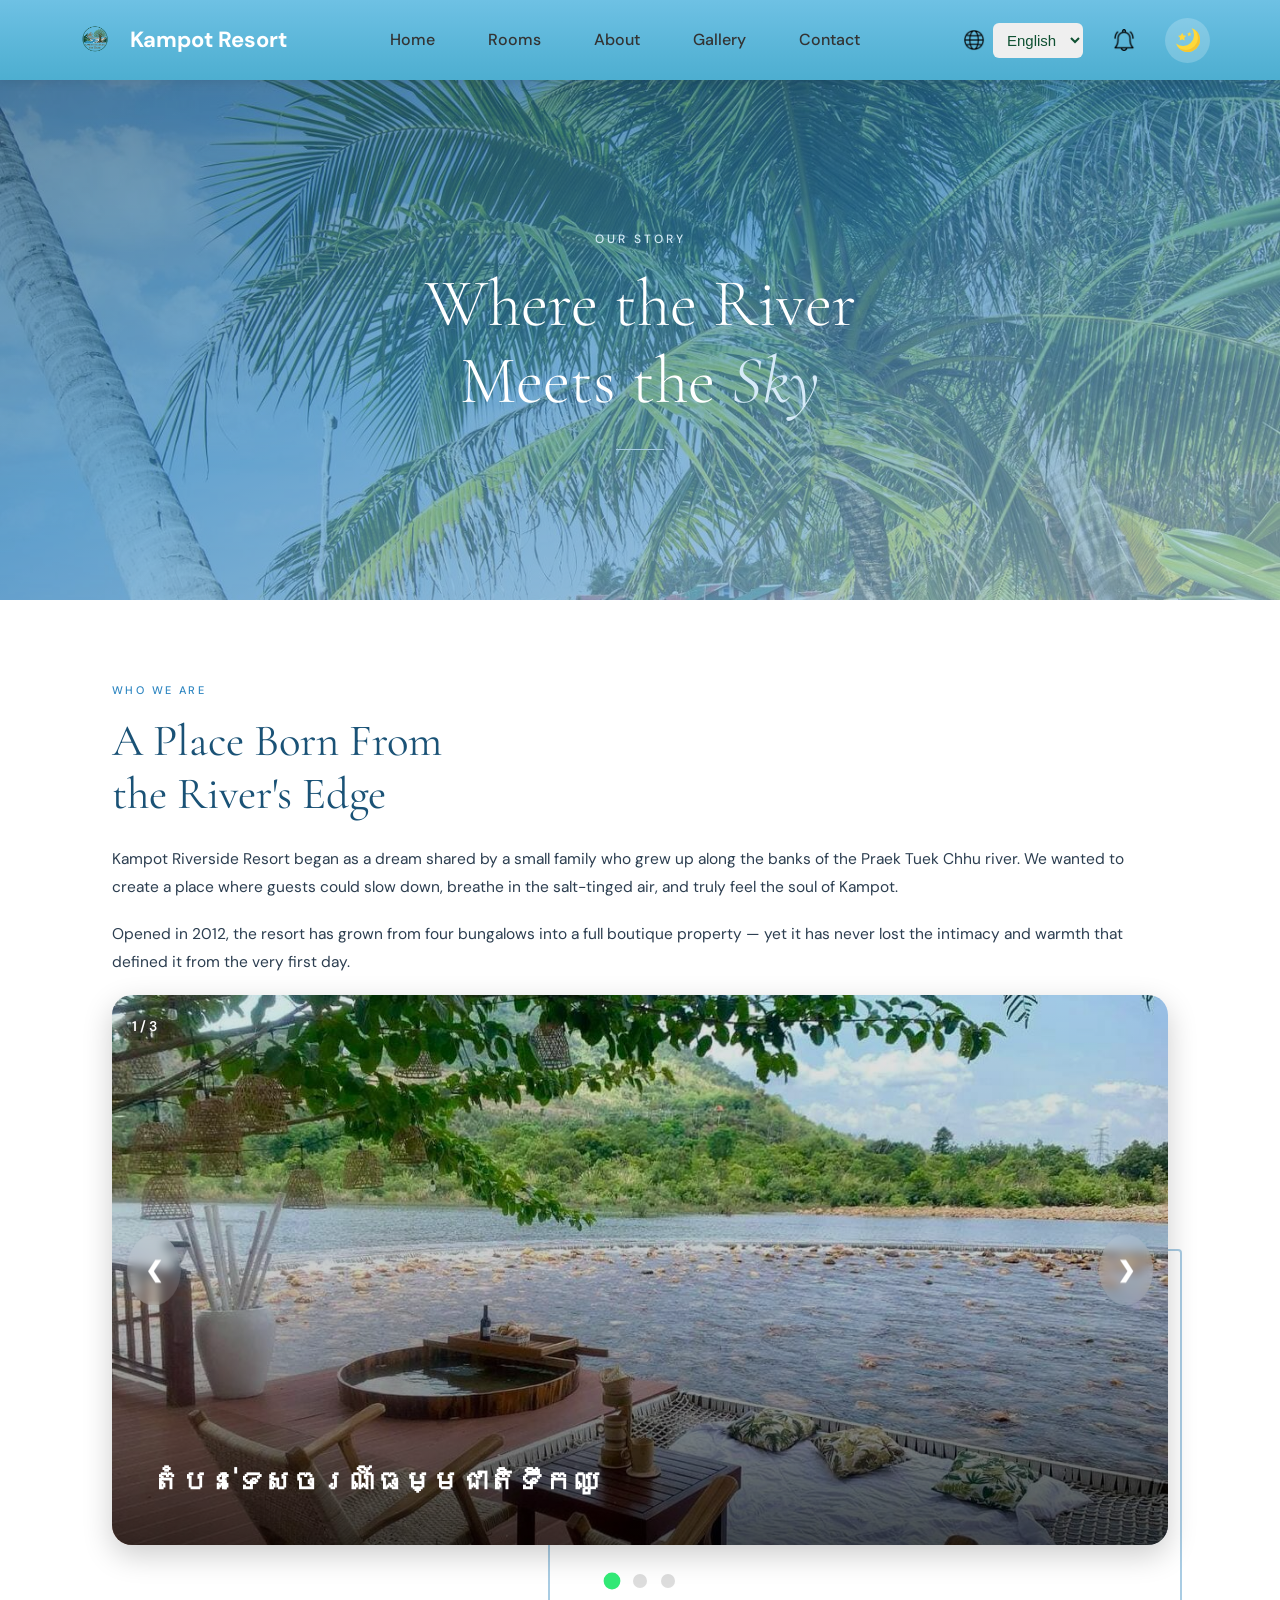
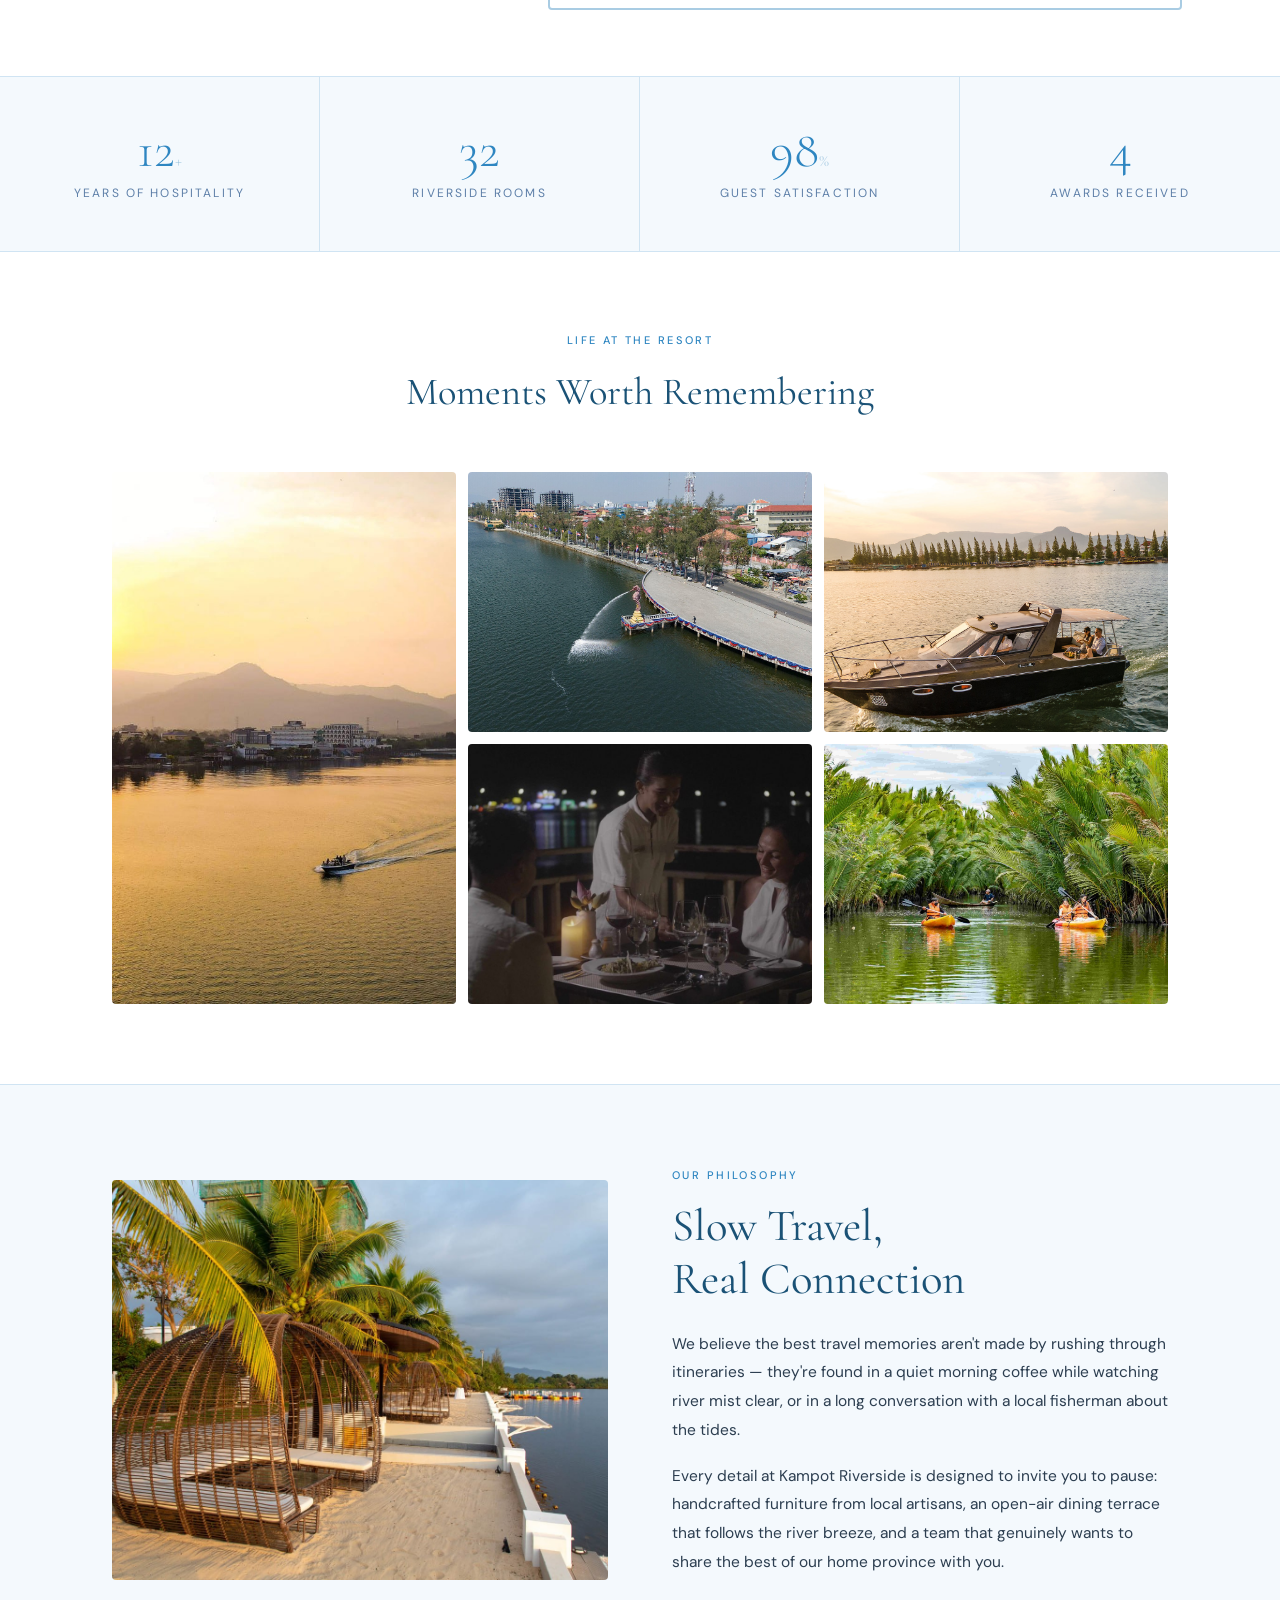
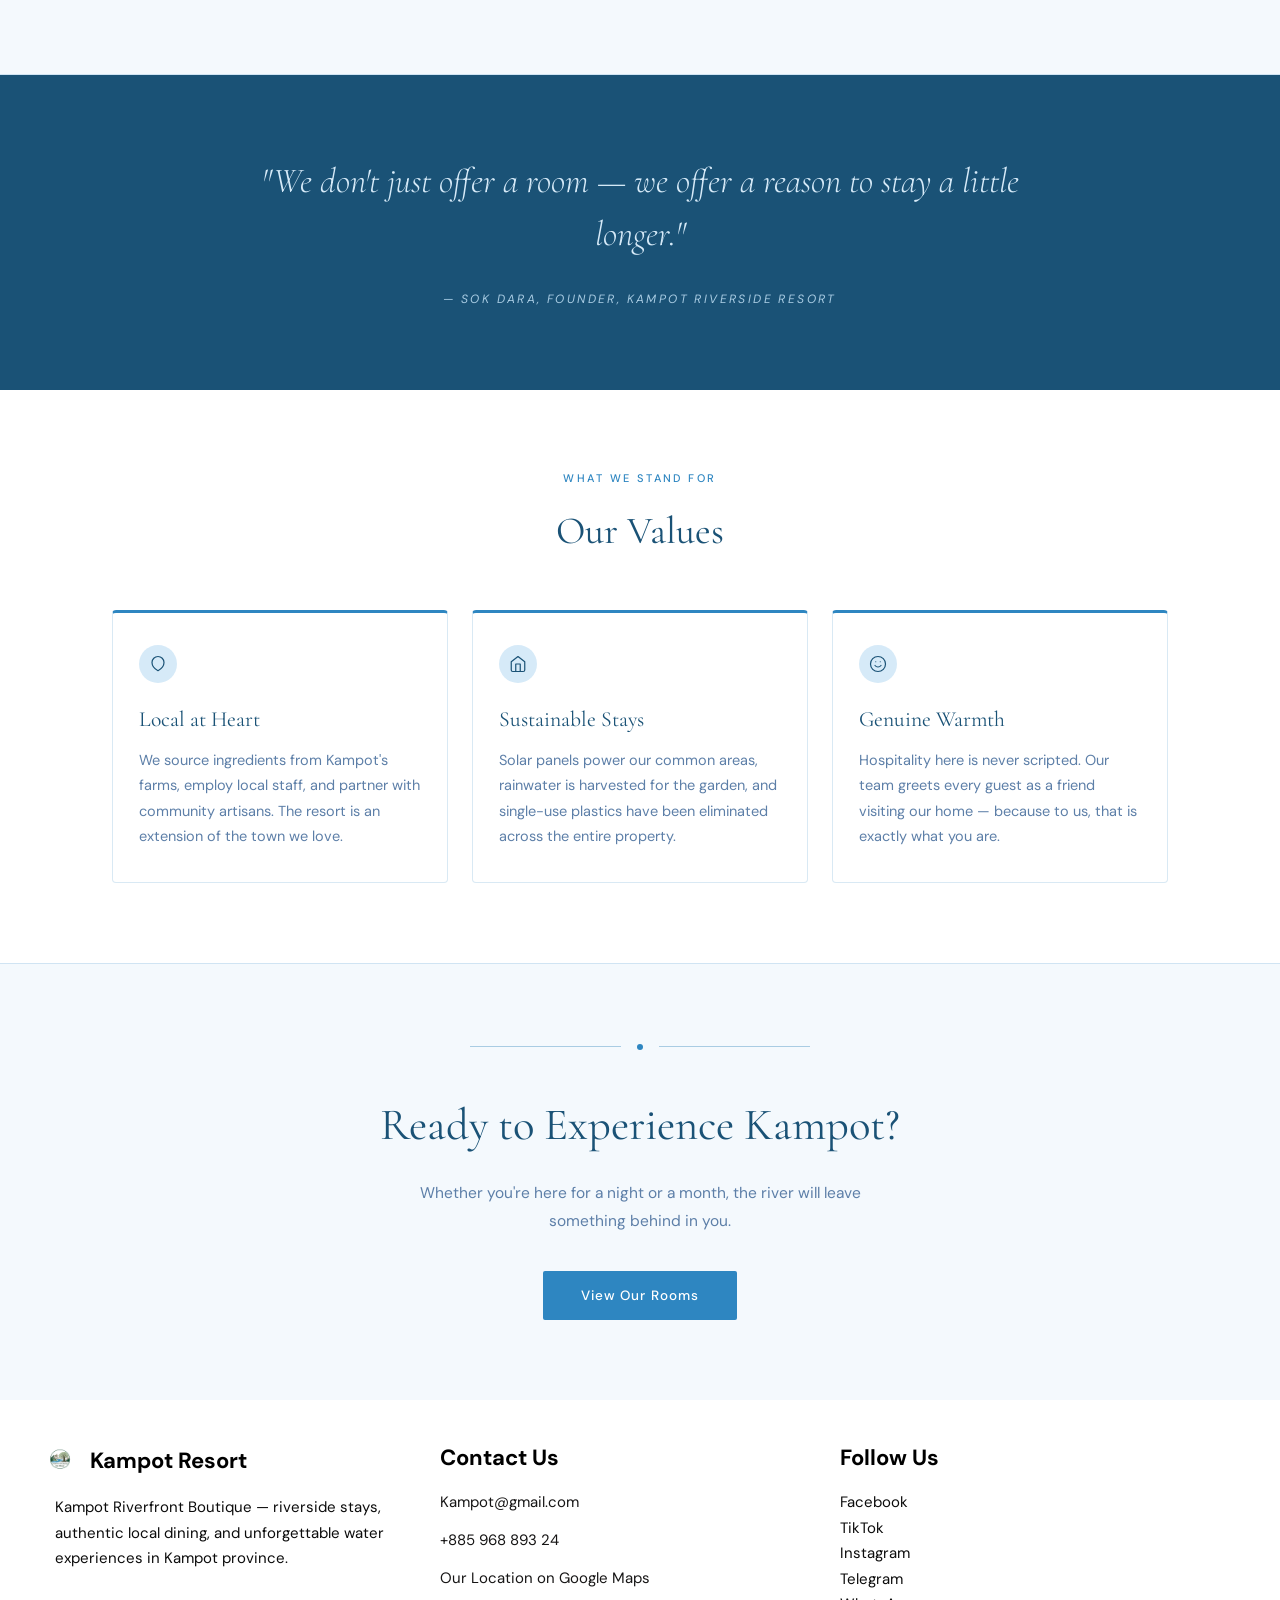
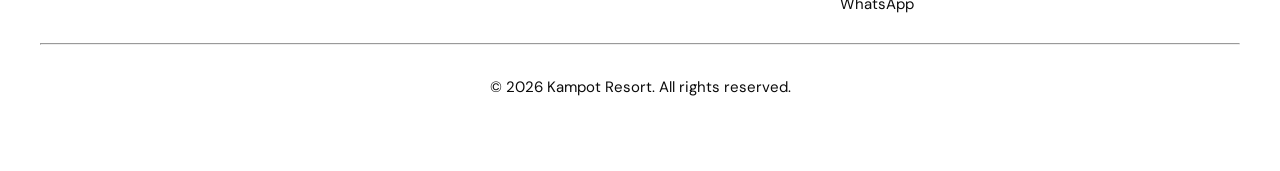
<file: about.html>
<!DOCTYPE html>
<html lang="en">
<head>
    <meta charset="UTF-8">
    <meta name="viewport" content="width=device-width, initial-scale=1.0">
    <title>About – Kampot Resort</title>
    <link rel="stylesheet" href="css/style.css">
    <link rel="stylesheet" href="css/about.css">
    <link href="https://fonts.googleapis.com/css2?family=Cormorant+Garamond:ital,wght@0,300;0,400;0,600;1,300;1,400&family=DM+Sans:wght@300;400;500&display=swap" rel="stylesheet">
</head>
<body>
    <div id="loader">
        <div class="spinner"></div>
    </div>
    <!-- ----------Header---------------->
    <div class="header">
        <div class="nav-bar">
            <div class="nav-left">
                <a class="logo" href="index.html">
                    <img src="images/logo/kampot.png" alt="Kampot Riverside Logo">
                    <span>Kampot Resort</span>
                </a>
            </div>

            <nav class="nav-center" id="navMenu">
                <ul>
                    <li><a href="index.html">Home</a></li>
                    <li><a href="room.html">Rooms</a></li>
                    <li><a href="about.html">About</a></li>
                    <li><a href="gallery.html">Gallery</a></li>
                    <li><a href="contact.html">Contact</a></li>
                </ul>
            </nav>
            <div class="nav-right">
                <div class="switch-language">
                    <img src="assets/icons/internet.png" alt="Language Icon">
                    <select>
                        <option>English</option>
                        <option>Khmer</option>
                    </select>
                </div>

                <div class="notifications">
                    <img src="assets/icons/notification.png" alt="Notification">
                </div>

                <div class="dark-mode" onclick="toggleDarkMode()">
                    <img id="darkIcon" src="assets/icons/moon.png" alt="Dark Mode">
                </div>

                <!-- Hamburger Menu -->
                <div class="menu-toggle" onclick="toggleMenu()">
                    ☰
                </div>
            </div>
        </div>
    </div>
    <!-- ── HERO  -->
    <section class="about-hero">
        <img src="images/gallerys/Image_place_relax/Kep Beach/photo2.jfif" alt="Kampot riverside view" >
        <div class="about-hero-overlay">
            <p class="eyebrow">Our Story</p>
            <h1>Where the River<br>Meets the <em>Sky</em></h1>
            <div class="hero-rule"></div>
        </div>
    </section>
    <!-- ── STORY 1 ───────────────────────────────────── -->
    <section class="section">
        <div>
            <div class="story-text">
                <p class="label">Who We Are</p>
                <h2>A Place Born From<br>the River's Edge</h2>
                <p>Kampot Riverside Resort began as a dream shared by a small family who grew up along the banks of the Praek Tuek Chhu river. We wanted to create a place where guests could slow down, breathe in the salt-tinged air, and truly feel the soul of Kampot.</p>
                <p>Opened in 2012, the resort has grown from four bungalows into a full boutique property — yet it has never lost the intimacy and warmth that defined it from the very first day.</p>
            </div>
            <div class="story-img">
                <!-- Slideshow container -->
                    <div class="slideshow-container">
                    <!-- Full-width images with number and caption text -->
                    <div class="mySlides fade">
                        <div class="numbertext">1 / 3</div>
                        <img src="images/kampot_reverside/image_water.jpeg" style="width:100%">
                        <div class="text">តំបន់ទេសចរណ៍ធម្មជាតិទឹកឈូ</div>
                    </div>

                    <div class="mySlides fade">
                        <div class="numbertext">2 / 3</div>
                        <img src="images/kampot_reverside/image3.webp" style="width:100%">
                        <div class="text">Nataya Round House រមណីយដ្ឋាន Coral Bay</div>
                    </div>

                    <div class="mySlides fade">
                        <div class="numbertext">3 / 3</div>
                        <img src="images/kampot_reverside/imgs__6_.webp" style="width:100%">
                        <div class="text">ឆ្នេរកោះស្មៅ</div>
                    </div>

                    <!-- Next and previous buttons -->
                    <a class="prev" onclick="plusSlides(-1)">&#10094;</a>
                    <a class="next" onclick="plusSlides(1)">&#10095;</a>
                    </div>
                    <br>

                    <!-- The dots/circles -->
                    <div style="text-align:center">
                    <span class="dot" onclick="currentSlide(1)"></span>
                    <span class="dot" onclick="currentSlide(2)"></span>
                    <span class="dot" onclick="currentSlide(3)"></span>
                    </div>
            </div>
        </div>
    </section>

    <!-- ── STATS ─────────────────────────────────────── -->
    <div class="sky-band">
        <div class="stats-row">
            <div class="stat-item">
                <div class="num">12<span class="unit">+</span></div>
                <p>Years of Hospitality</p>
            </div>
            <div class="stat-item">
                <div class="num">32</div>
                <p>Riverside Rooms</p>
            </div>
            <div class="stat-item">
                <div class="num">98<span class="unit">%</span></div>
                <p>Guest Satisfaction</p>
            </div>
            <div class="stat-item">
                <div class="num">4</div>
                <p>Awards Received</p>
            </div>
        </div>
    </div>

    <!-- ── PHOTO GRID ─────────────────────────────────── -->
    <section class="section" style="padding-top: 5rem; padding-bottom: 5rem;">
        <div class="photo-heading">
            <p class="label">Life at the Resort</p>
            <h2>Moments Worth Remembering</h2>
        </div>
        <div class="photo-grid">
            <!-- tall left image -->
            <div class="p-cell p-tall">
                <img src="images/images50/Sunset.jpg" alt="Riverside sunrise">
            </div>
            <div class="p-cell">
                <img src="images/images50/Seahorse.jpg" alt="Open-air breakfast">
            </div>
            <div class="p-cell">
                <img src="images/images50/Outdoor activities2.jpg" alt="Kayaking on the river">
            </div>
            <div class="p-cell">
                <img src="images/images50/Dinner.jpg" alt="Evening terrace dining">
            </div>
            <div class="p-cell">
                <img src="images/images50/Kayak.jpg" alt="Garden pathway">
            </div>
        </div>
    </section>

    <!-- ── STORY 2 ───────────────────────────────────── -->
    <div class="sky-band">
        <section class="section">
            <div class="story-grid reverse">
                <div class="story-text">
                    <p class="label">Our Philosophy</p>
                    <h2>Slow Travel,<br>Real Connection</h2>
                    <p>We believe the best travel memories aren't made by rushing through itineraries — they're found in a quiet morning coffee while watching river mist clear, or in a long conversation with a local fisherman about the tides.</p>
                    <p>Every detail at Kampot Riverside is designed to invite you to pause: handcrafted furniture from local artisans, an open-air dining terrace that follows the river breeze, and a team that genuinely wants to share the best of our home province with you.</p>
                </div>
                <div class="story-img">
                    <img src="images/images50/Front_view3.jpg" alt="Kampot slow travel philosophy">
                </div>
            </div>
        </section>
    </div>

    <!-- ── QUOTE ──────────────────────────────────────── -->
    <div class="quote-band">
        <blockquote>"We don't just offer a room — we offer a reason to stay a little longer."</blockquote>
        <cite>— Sok Dara, Founder, Kampot Riverside Resort</cite>
    </div>

    <!-- ── VALUES ─────────────────────────────────────── -->
    <section class="section">
        <div class="photo-heading">
            <p class="label">What We Stand For</p>
            <h2>Our Values</h2>
        </div>
        <div class="values-grid">
            <div class="value-card">
                <div class="icon">
                    <svg viewBox="0 0 24 24"><path d="M12 21s-8-4.5-8-11A8 8 0 0 1 20 10c0 6.5-8 11-8 11z"/></svg>
                </div>
                <h3>Local at Heart</h3>
                <p>We source ingredients from Kampot's farms, employ local staff, and partner with community artisans. The resort is an extension of the town we love.</p>
            </div>
            <div class="value-card">
                <div class="icon">
                    <svg viewBox="0 0 24 24"><path d="M3 9l9-7 9 7v11a2 2 0 0 1-2 2H5a2 2 0 0 1-2-2z"/><polyline points="9 22 9 12 15 12 15 22"/></svg>
                </div>
                <h3>Sustainable Stays</h3>
                <p>Solar panels power our common areas, rainwater is harvested for the garden, and single-use plastics have been eliminated across the entire property.</p>
            </div>
            <div class="value-card">
                <div class="icon">
                    <svg viewBox="0 0 24 24"><circle cx="12" cy="12" r="10"/><path d="M8 14s1.5 2 4 2 4-2 4-2"/><line x1="9" y1="9" x2="9.01" y2="9"/><line x1="15" y1="9" x2="15.01" y2="9"/></svg>
                </div>
                <h3>Genuine Warmth</h3>
                <p>Hospitality here is never scripted. Our team greets every guest as a friend visiting our home — because to us, that is exactly what you are.</p>
            </div>
        </div>
    </section>

    <!-- ── CTA ───────────────────────────────────────── -->
    <div class="cta-band">
        <div class="ornament" style="margin-bottom: 2.5rem;">
            <div class="ornament-line"></div>
            <div class="ornament-dot"></div>
            <div class="ornament-line"></div>
        </div>
        <h2>Ready to Experience Kampot?</h2>
        <p>Whether you're here for a night or a month, the river will leave something behind in you.</p>
        <a href="room.html" class="btn-sky">View Our Rooms</a>
    </div>

    <!-- ── FOOTER (mirrors index.html) ───────────────── -->
    <div class="footer">
        <div class="row">
            <div class="col-4">
                <h3>
                    <img src="images/logo/kampot.png" alt="Kampot Riverside Logo">
                    <span>Kampot Resort</span>
                </h3>
                <p style="padding-left: 15px;">
                    Kampot Riverfront Boutique — riverside stays,
                    authentic local dining, and unforgettable
                    water experiences in Kampot province.
                </p>
            </div>
            <div class="col-4">
                <h3><span>Contact Us</span></h3>
                <ul>
                    <li><a href="#">Kampot@gmail.com</a></li>
                    <li><a href="#">+885 968 893 24</a></li>
                    <li><a href="#">Our Location on Google Maps</a></li>
                </ul>
            </div>
            <div class="col-4">
                <h3><span>Follow Us</span></h3>
                <p>Facebook</p>
                <p>TikTok</p>
                <p>Instagram</p>
                <p>Telegram</p>
                <p>WhatsApp</p><br>
            </div>
        </div>
        <div class="row">
            <div class="col-12"><hr></div>
        </div>
        <div class="row">
            <div class="col-12">
                <p style="text-align: center;">© 2026 Kampot Resort. All rights reserved.</p>
            </div>
        </div>
    </div>
<script src="js/main.js"></script>
<script src="js/about.js"></script>
</body>
</html>
</file>
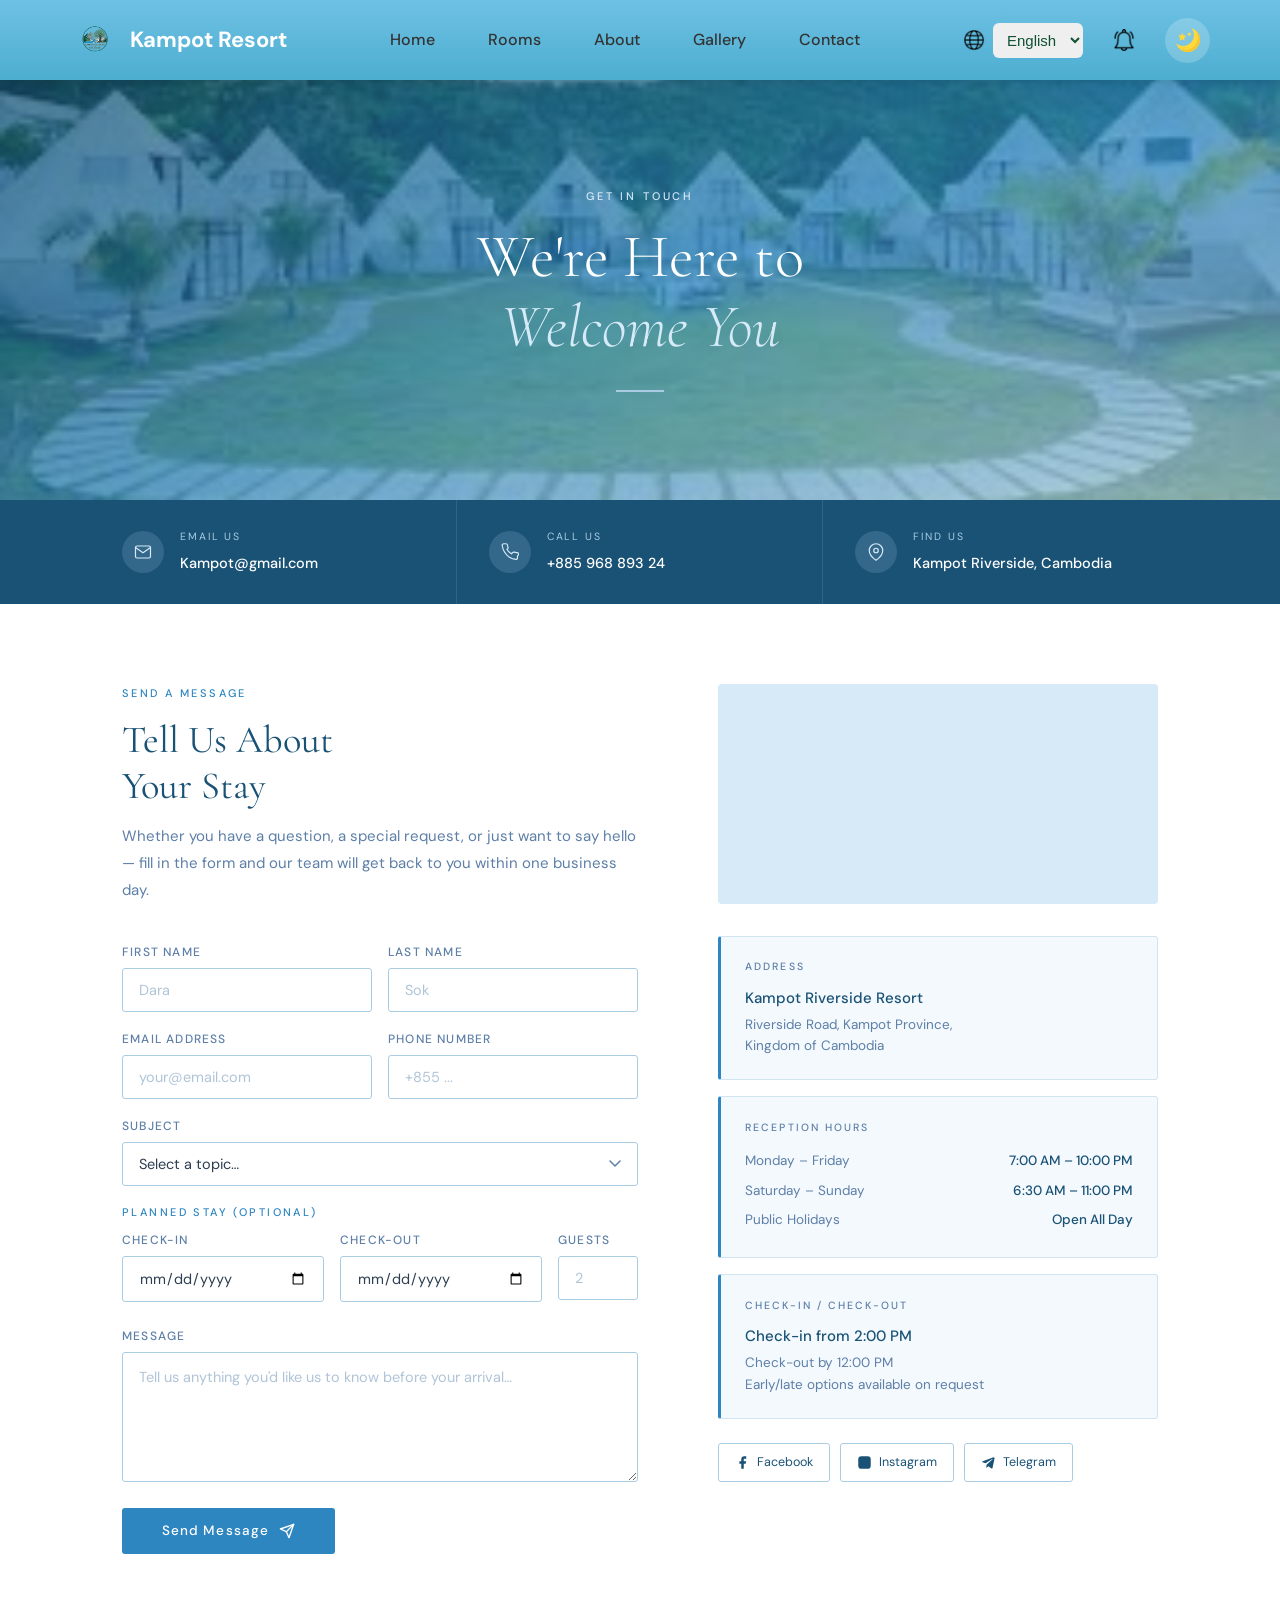
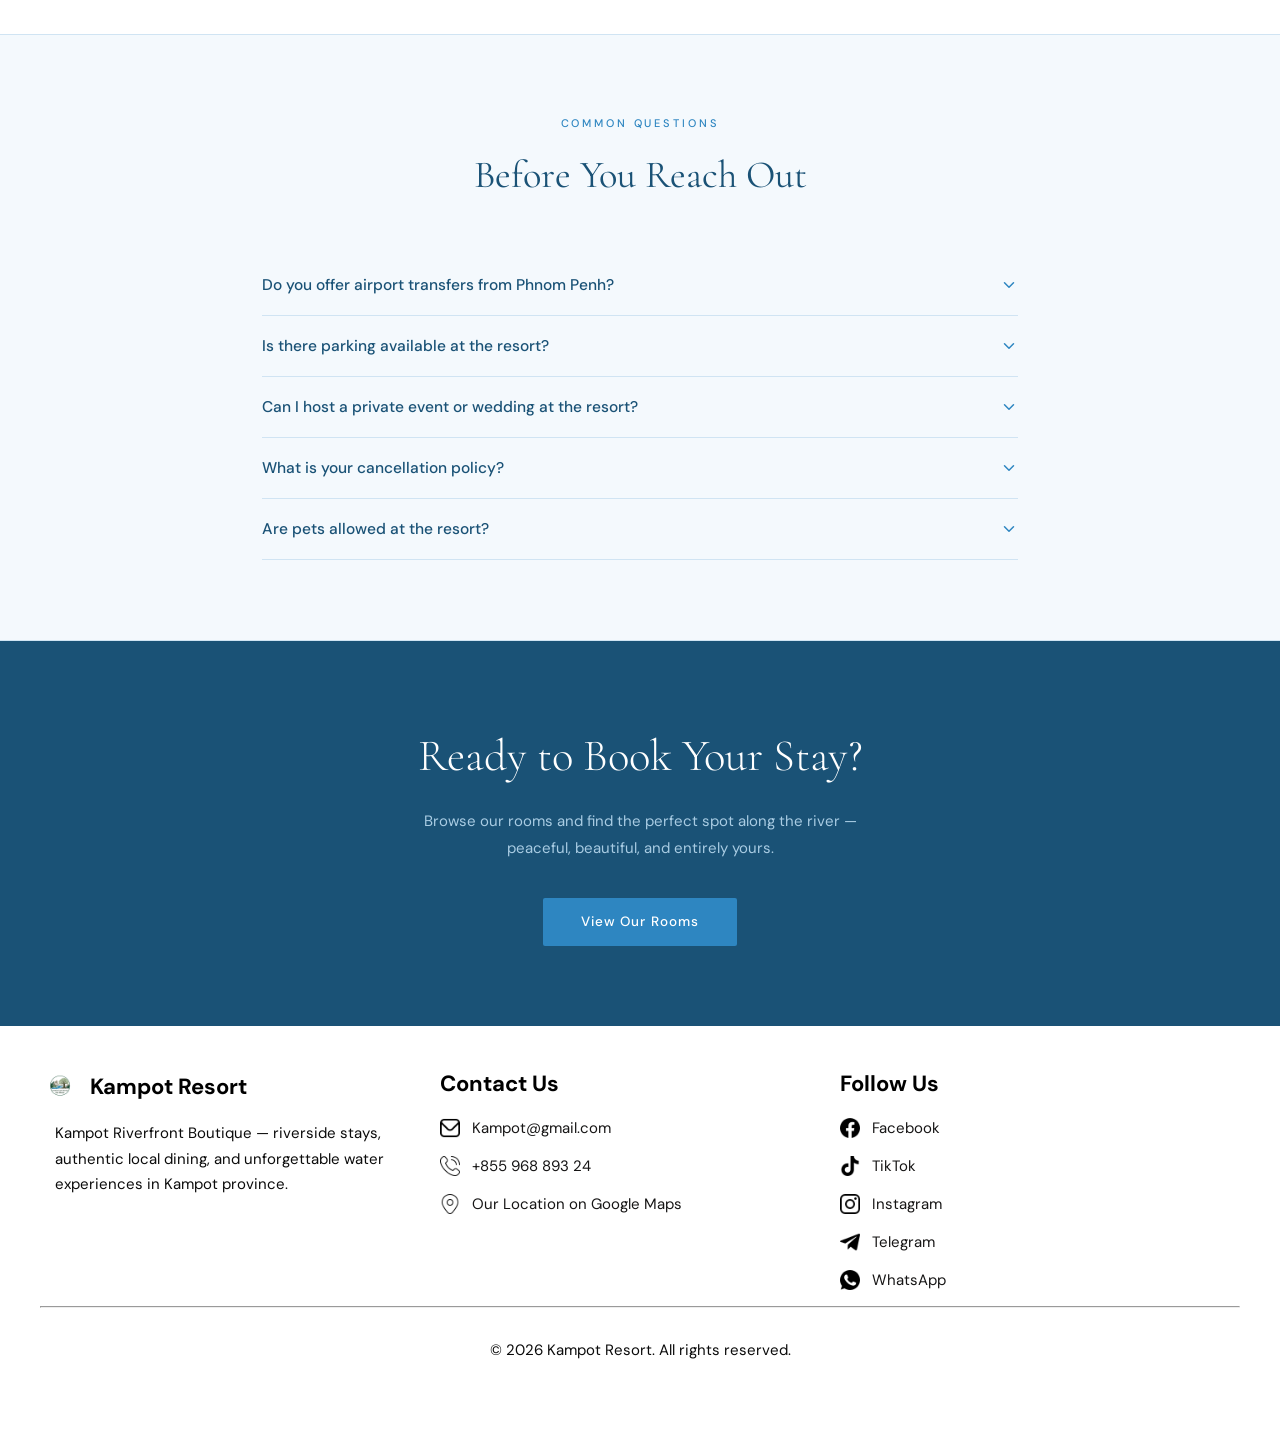
<file: contact.html>
<!DOCTYPE html>
<html lang="en">
<head>
    <meta charset="UTF-8">
    <meta name="viewport" content="width=device-width, initial-scale=1.0">
    <title>Contact – Kampot Resort</title>
    <link rel="stylesheet" href="css/style.css">
    <link rel="stylesheet" href="css/contact.css">
    <link href="https://fonts.googleapis.com/css2?family=Cormorant+Garamond:ital,wght@0,300;0,400;0,600;1,300;1,400&family=DM+Sans:wght@300;400;500&display=swap" rel="stylesheet">
</head>
<body>
    <div id="loader">
        <div class="spinner"></div>
    </div>
    <!-- ----------Header---------------->
    <div class="header">
        <div class="nav-bar">
            <div class="nav-left">
                <a class="logo" href="index.html">
                    <img src="images/logo/kampot.png" alt="Kampot Riverside Logo">
                    <span>Kampot Resort</span>
                </a>
            </div>

            <nav class="nav-center" id="navMenu">
                <ul>
                    <li><a href="index.html">Home</a></li>
                    <li><a href="room.html">Rooms</a></li>
                    <li><a href="about.html">About</a></li>
                    <li><a href="gallery.html">Gallery</a></li>
                    <li><a href="contact.html">Contact</a></li>
                </ul>
            </nav>
            <div class="nav-right">
                <div class="switch-language">
                    <img src="assets/icons/internet.png" alt="Language Icon">
                    <select>
                        <option>English</option>
                        <option>Khmer</option>
                    </select>
                </div>

                <div class="notifications">
                    <img src="assets/icons/notification.png" alt="Notification">
                </div>

                <div class="dark-mode" onclick="toggleDarkMode()">
                    <img id="darkIcon" src="assets/icons/moon.png" alt="Dark Mode">
                </div>

                <!-- Hamburger Menu -->
                <div class="menu-toggle" onclick="toggleMenu()">
                    ☰
                </div>
            </div>
        </div>
    </div>
    <!-- ── HERO  -->
    <section class="contact-hero">
        <img src="images/hero/about.jfif" alt="Kampot riverside morning">
        <div class="contact-hero-overlay">
            <p class="eyebrow">Get in Touch</p>
            <h1>We're Here to<br><em>Welcome You</em></h1>
            <div class="hero-rule"></div>
        </div>
    </section>

    <!-- ── QUICK CONTACT STRIP ───────────────────────── -->
    <div class="quick-strip">
        <div class="quick-strip-inner">
            <a class="quick-item" href="mailto:kampot@gmail.com">
                <div class="qi-icon">
                    <svg viewBox="0 0 24 24"><path d="M4 4h16c1.1 0 2 .9 2 2v12c0 1.1-.9 2-2 2H4c-1.1 0-2-.9-2-2V6c0-1.1.9-2 2-2z"/><polyline points="22,6 12,13 2,6"/></svg>
                </div>
                <div class="qi-text">
                    <span class="qi-label">Email Us</span>
                    <span class="qi-value">Kampot@gmail.com</span>
                </div>
            </a>
            <a class="quick-item" href="tel:+885968893240">
                <div class="qi-icon">
                    <svg viewBox="0 0 24 24"><path d="M22 16.92v3a2 2 0 0 1-2.18 2 19.79 19.79 0 0 1-8.63-3.07A19.5 19.5 0 0 1 4.69 12 19.79 19.79 0 0 1 1.61 3.38 2 2 0 0 1 3.58 1h3a2 2 0 0 1 2 1.72 12.84 12.84 0 0 0 .7 2.81 2 2 0 0 1-.45 2.11L7.91 8.36a16 16 0 0 0 6 6l1.72-1.72a2 2 0 0 1 2.11-.45 12.84 12.84 0 0 0 2.81.7A2 2 0 0 1 22 16.92z"/></svg>
                </div>
                <div class="qi-text">
                    <span class="qi-label">Call Us</span>
                    <span class="qi-value">+885 968 893 24</span>
                </div>
            </a>
            <a class="quick-item" href="https://maps.google.com" target="_blank" rel="noopener">
                <div class="qi-icon">
                    <svg viewBox="0 0 24 24"><path d="M21 10c0 7-9 13-9 13S3 17 3 10a9 9 0 0 1 18 0z"/><circle cx="12" cy="10" r="3"/></svg>
                </div>
                <div class="qi-text">
                    <span class="qi-label">Find Us</span>
                    <span class="qi-value">Kampot Riverside, Cambodia</span>
                </div>
            </a>
        </div>
    </div>

    <!-- ── MAIN BODY ──────────────────────────────────── -->
    <div class="contact-body">

        <!-- FORM -->
        <div class="form-side">
            <p class="section-label">Send a Message</p>
            <h2>Tell Us About<br>Your Stay</h2>
            <p>Whether you have a question, a special request, or just want to say hello — fill in the form and our team will get back to you within one business day.</p>

            <form id="contactForm" novalidate>
                <div class="form-row">
                    <div class="field">
                        <label for="fname">First Name</label>
                        <input type="text" id="fname" name="fname" placeholder="Dara" required>
                    </div>
                    <div class="field">
                        <label for="lname">Last Name</label>
                        <input type="text" id="lname" name="lname" placeholder="Sok" required>
                    </div>
                </div>

                <div class="form-row">
                    <div class="field">
                        <label for="email">Email Address</label>
                        <input type="email" id="email" name="email" placeholder="your@email.com" required>
                    </div>
                    <div class="field">
                        <label for="phone">Phone Number</label>
                        <input type="tel" id="phone" name="phone" placeholder="+855 ...">
                    </div>
                </div>

                <div class="field">
                    <label for="subject">Subject</label>
                    <select id="subject" name="subject">
                        <option value="" disabled selected>Select a topic…</option>
                        <option value="booking">Room Booking</option>
                        <option value="special">Special Request</option>
                        <option value="dining">Restaurant &amp; Dining</option>
                        <option value="activities">Activities &amp; Tours</option>
                        <option value="event">Private Event</option>
                        <option value="other">Other Inquiry</option>
                    </select>
                </div>

                <p class="section-label" style="margin-bottom: 0.6rem; margin-top: 0.4rem;">Planned Stay (optional)</p>
                <div class="dates-row">
                    <div class="field">
                        <label for="checkin">Check-in</label>
                        <input type="date" id="checkin" name="checkin">
                    </div>
                    <div class="field">
                        <label for="checkout">Check-out</label>
                        <input type="date" id="checkout" name="checkout">
                    </div>
                    <div class="field">
                        <label for="guests">Guests</label>
                        <input type="number" id="guests" name="guests" min="1" max="20" placeholder="2">
                    </div>
                </div>

                <div class="field" style="margin-top: 0.4rem;">
                    <label for="message">Message</label>
                    <textarea id="message" name="message" placeholder="Tell us anything you'd like us to know before your arrival…"></textarea>
                </div>

                <button type="submit" class="submit-btn">
                    Send Message
                    <svg viewBox="0 0 24 24"><line x1="22" y1="2" x2="11" y2="13"/><polygon points="22 2 15 22 11 13 2 9 22 2"/></svg>
                </button>

                <div class="form-success" id="formSuccess">
                    ✓ Thank you! Your message has been sent. We'll reply within one business day.
                </div>
            </form>
        </div>

        <!-- INFO -->
        <div class="info-side">

            <!-- Google Map embed placeholder -->
            <div class="map-box">
                <iframe
                    src="https://www.google.com/maps/embed?pb=!1m18!1m12!1m3!1d62724.62284958!2d104.13!3d10.61!2m3!1f0!2f0!3f0!3m2!1i1024!2i768!4f13.1!3m3!1m2!1s0x31bb51c13dd6cfe7%3A0x24b79e9527c7ac29!2sKampot%2C%20Cambodia!5e0!3m2!1sen!2skh!4v1700000000000"
                    allowfullscreen=""
                    loading="lazy"
                    referrerpolicy="no-referrer-when-downgrade"
                    title="Kampot Riverside location on Google Maps">
                </iframe>
            </div>

            <div class="info-card">
                <p class="ic-label">Address</p>
                <p class="ic-main">Kampot Riverside Resort</p>
                <p class="ic-sub">Riverside Road, Kampot Province,<br>Kingdom of Cambodia</p>
            </div>

            <div class="info-card">
                <p class="ic-label">Reception Hours</p>
                <table class="hours-table">
                    <tr><td>Monday – Friday</td><td>7:00 AM – 10:00 PM</td></tr>
                    <tr><td>Saturday – Sunday</td><td>6:30 AM – 11:00 PM</td></tr>
                    <tr><td>Public Holidays</td><td>Open All Day</td></tr>
                </table>
            </div>

            <div class="info-card">
                <p class="ic-label">Check-in / Check-out</p>
                <p class="ic-main">Check-in from 2:00 PM</p>
                <p class="ic-sub">Check-out by 12:00 PM<br>Early/late options available on request</p>
            </div>

            <!-- Social links -->
            <div class="social-row">
                <a class="social-btn" href="#" aria-label="Facebook">
                    <svg viewBox="0 0 24 24"><path d="M18 2h-3a5 5 0 0 0-5 5v3H7v4h3v8h4v-8h3l1-4h-4V7a1 1 0 0 1 1-1h3z"/></svg>
                    Facebook
                </a>
                <a class="social-btn" href="#" aria-label="Instagram">
                    <svg viewBox="0 0 24 24"><rect x="2" y="2" width="20" height="20" rx="5" ry="5"/><path d="M16 11.37A4 4 0 1 1 12.63 8 4 4 0 0 1 16 11.37z"/><line x1="17.5" y1="6.5" x2="17.51" y2="6.5"/></svg>
                    Instagram
                </a>
                <a class="social-btn" href="#" aria-label="Telegram">
                    <svg viewBox="0 0 24 24"><path d="M21.19 3.18L2.81 10.11c-1.3.53-1.28 1.27-.24 1.6l4.64 1.45 10.74-6.76c.51-.31.97-.14.59.2L8.83 15.77l-.34 4.82c.49 0 .71-.22.97-.48l2.34-2.26 4.86 3.58c.9.49 1.54.24 1.77-.83l3.21-15.13c.32-1.32-.5-1.92-1.45-1.29z"/></svg>
                    Telegram
                </a>
            </div>
        </div>
    </div>

    <!-- ── FAQ ───────────────────────────────────────── -->
    <div class="faq-band">
        <div class="faq-inner">
            <div class="faq-heading">
                <p class="eyebrow" style="color: var(--sky-deep); margin-bottom: 0.8rem;">Common Questions</p>
                <h2>Before You Reach Out</h2>
            </div>

            <div class="faq-item">
                <button class="faq-q" aria-expanded="false">
                    Do you offer airport transfers from Phnom Penh?
                    <svg class="faq-arrow" viewBox="0 0 24 24"><polyline points="6 9 12 15 18 9"/></svg>
                </button>
                <div class="faq-a">
                    <p>Yes — we can arrange private transfers from Phnom Penh International Airport to the resort. Please contact us at least 48 hours before your arrival with your flight details and we'll take care of the rest.</p>
                </div>
            </div>

            <div class="faq-item">
                <button class="faq-q" aria-expanded="false">
                    Is there parking available at the resort?
                    <svg class="faq-arrow" viewBox="0 0 24 24"><polyline points="6 9 12 15 18 9"/></svg>
                </button>
                <div class="faq-a">
                    <p>We have free, on-site parking for all guests with private vehicles. Motorbike rentals and bicycle lending are also available at the front desk for exploring Kampot at your own pace.</p>
                </div>
            </div>

            <div class="faq-item">
                <button class="faq-q" aria-expanded="false">
                    Can I host a private event or wedding at the resort?
                    <svg class="faq-arrow" viewBox="0 0 24 24"><polyline points="6 9 12 15 18 9"/></svg>
                </button>
                <div class="faq-a">
                    <p>Absolutely. Our riverside terrace and garden areas can be arranged for private gatherings of up to 80 guests. Please reach out through the contact form above and our events team will walk you through the options.</p>
                </div>
            </div>

            <div class="faq-item">
                <button class="faq-q" aria-expanded="false">
                    What is your cancellation policy?
                    <svg class="faq-arrow" viewBox="0 0 24 24"><polyline points="6 9 12 15 18 9"/></svg>
                </button>
                <div class="faq-a">
                    <p>Cancellations made 48 hours or more before check-in receive a full refund. Cancellations within 48 hours are charged one night's accommodation. For special-rate bookings, individual terms may apply — please check at the time of booking.</p>
                </div>
            </div>

            <div class="faq-item">
                <button class="faq-q" aria-expanded="false">
                    Are pets allowed at the resort?
                    <svg class="faq-arrow" viewBox="0 0 24 24"><polyline points="6 9 12 15 18 9"/></svg>
                </button>
                <div class="faq-a">
                    <p>We welcome well-behaved dogs in our garden bungalows with prior notice. A small cleaning fee applies. Please mention your pet when submitting your enquiry so we can prepare the right accommodation.</p>
                </div>
            </div>
        </div>
    </div>

    <!-- ── BOTTOM CTA ─────────────────────────────────── -->
    <div class="cta-band">
        <h2>Ready to Book Your Stay?</h2>
        <p>Browse our rooms and find the perfect spot along the river — peaceful, beautiful, and entirely yours.</p>
        <a href="room.html" class="btn-sky">View Our Rooms</a>
    </div>

    <!-- ── FOOTER ─────────────────────────────────────── -->
    <!-- Footer -->
    <div class="footer">
        <div class="row">
            <!-- About -->
            <div class="col-4">
                <h3>
                    <img src="images/logo/kampot.png" alt="Kampot Riverside Logo">
                    <span>Kampot Resort</span>
                </h3>
                <p style="padding-left: 15px;">
                    Kampot Riverfront Boutique — riverside stays,
                    authentic local dining, and unforgettable
                    water experiences in Kampot province.
                </p>
            </div>

            <!-- Contact Us -->
            <div class="col-4">
                <h3>
                    <span>Contact Us</span>
                </h3>
                <ul>
                    <li>
                        <a href="mailto:Kampot@gmail.com">
                            <img src="assets/icons/envelope.png" alt="Email Icon">
                            <span>Kampot@gmail.com</span>
                        </a>
                    </li>

                    <li>
                        <a href="tel:+85596889324">
                            <img src="assets/icons/phone-call.png" alt="Phone Icon">
                            <span>+855 968 893 24</span>
                        </a>
                    </li>

                    <li>
                        <a href="https://maps.app.goo.gl/MNz4LA59FjtXAUts7">
                            <img src="assets/icons/marker.png" alt="Location Icon">
                            <span>Our Location on Google Maps</span>
                        </a>
                    </li>

                </ul>
            </div>

            <!-- Follow Us -->
            <div class="col-4">
                <h3>
                    <span>Follow Us</span>
                </h3>

                <ul class="social-links">

                    <li>
                        <a href="https://www.facebook.com/profile.php?id=100081976213321">
                            <img src="assets/icons/facebook.png" alt="Facebook Icon">
                            <span>Facebook</span>
                        </a>
                    </li>

                    <li>
                        <a href="https://www.tiktok.com/@riforevery/video/7606261949273345301?q=Kampot%20province&t=1779953133184">
                            <img src="assets/icons/tik-tok.png" alt="TikTok Icon">
                            <span>TikTok</span>
                        </a>
                    </li>

                    <li>
                        <a href="#">
                            <img src="assets/icons/instagram.png" alt="Instagram Icon">
                            <span>Instagram</span>
                        </a>
                    </li>

                    <li>
                        <a href="#">
                            <img src="assets/icons/telegram.png" alt="Telegram Icon">
                            <span>Telegram</span>
                        </a>
                    </li>

                    <li>
                        <a href="#">
                            <img src="assets/icons/whatsapp.png" alt="WhatsApp Icon">
                            <span>WhatsApp</span>
                        </a>
                    </li>

                </ul>
            </div>
        </div>
        <div class="row">
            <div class="col-12">
                <hr>
            </div>
        </div>
        <div class="row">
            <div class="col-12">
                <p style="text-align: center;">© 2026 Kampot Resort. All rights reserved.</p>
            </div>
        </div>
    </div>
    <!-- ── SCRIPTS ───────────────────────────────────── -->
    <script>
        // FAQ accordion
        document.querySelectorAll('.faq-q').forEach(btn => {
            btn.addEventListener('click', () => {
                const item = btn.closest('.faq-item');
                const isOpen = item.classList.contains('open');
                document.querySelectorAll('.faq-item.open').forEach(el => {
                    el.classList.remove('open');
                    el.querySelector('.faq-q').setAttribute('aria-expanded', 'false');
                });
                if (!isOpen) {
                    item.classList.add('open');
                    btn.setAttribute('aria-expanded', 'true');
                }
            });
        });

        // Form submission (demo — shows success banner)
        document.getElementById('contactForm').addEventListener('submit', function(e) {
            e.preventDefault();
            const success = document.getElementById('formSuccess');
            success.style.display = 'block';
            this.querySelectorAll('input, select, textarea').forEach(el => el.disabled = true);
            document.querySelector('.submit-btn').disabled = true;
            document.querySelector('.submit-btn').style.opacity = '0.5';
            success.scrollIntoView({ behavior: 'smooth', block: 'nearest' });
        });

        // Set min date on check-in/checkout to today
        const today = new Date().toISOString().split('T')[0];
        document.getElementById('checkin').min = today;
        document.getElementById('checkout').min = today;
        document.getElementById('checkin').addEventListener('change', function() {
            document.getElementById('checkout').min = this.value;
        });
    </script>
<script src="js/main.js"></script>
</body>
</html>
</file>
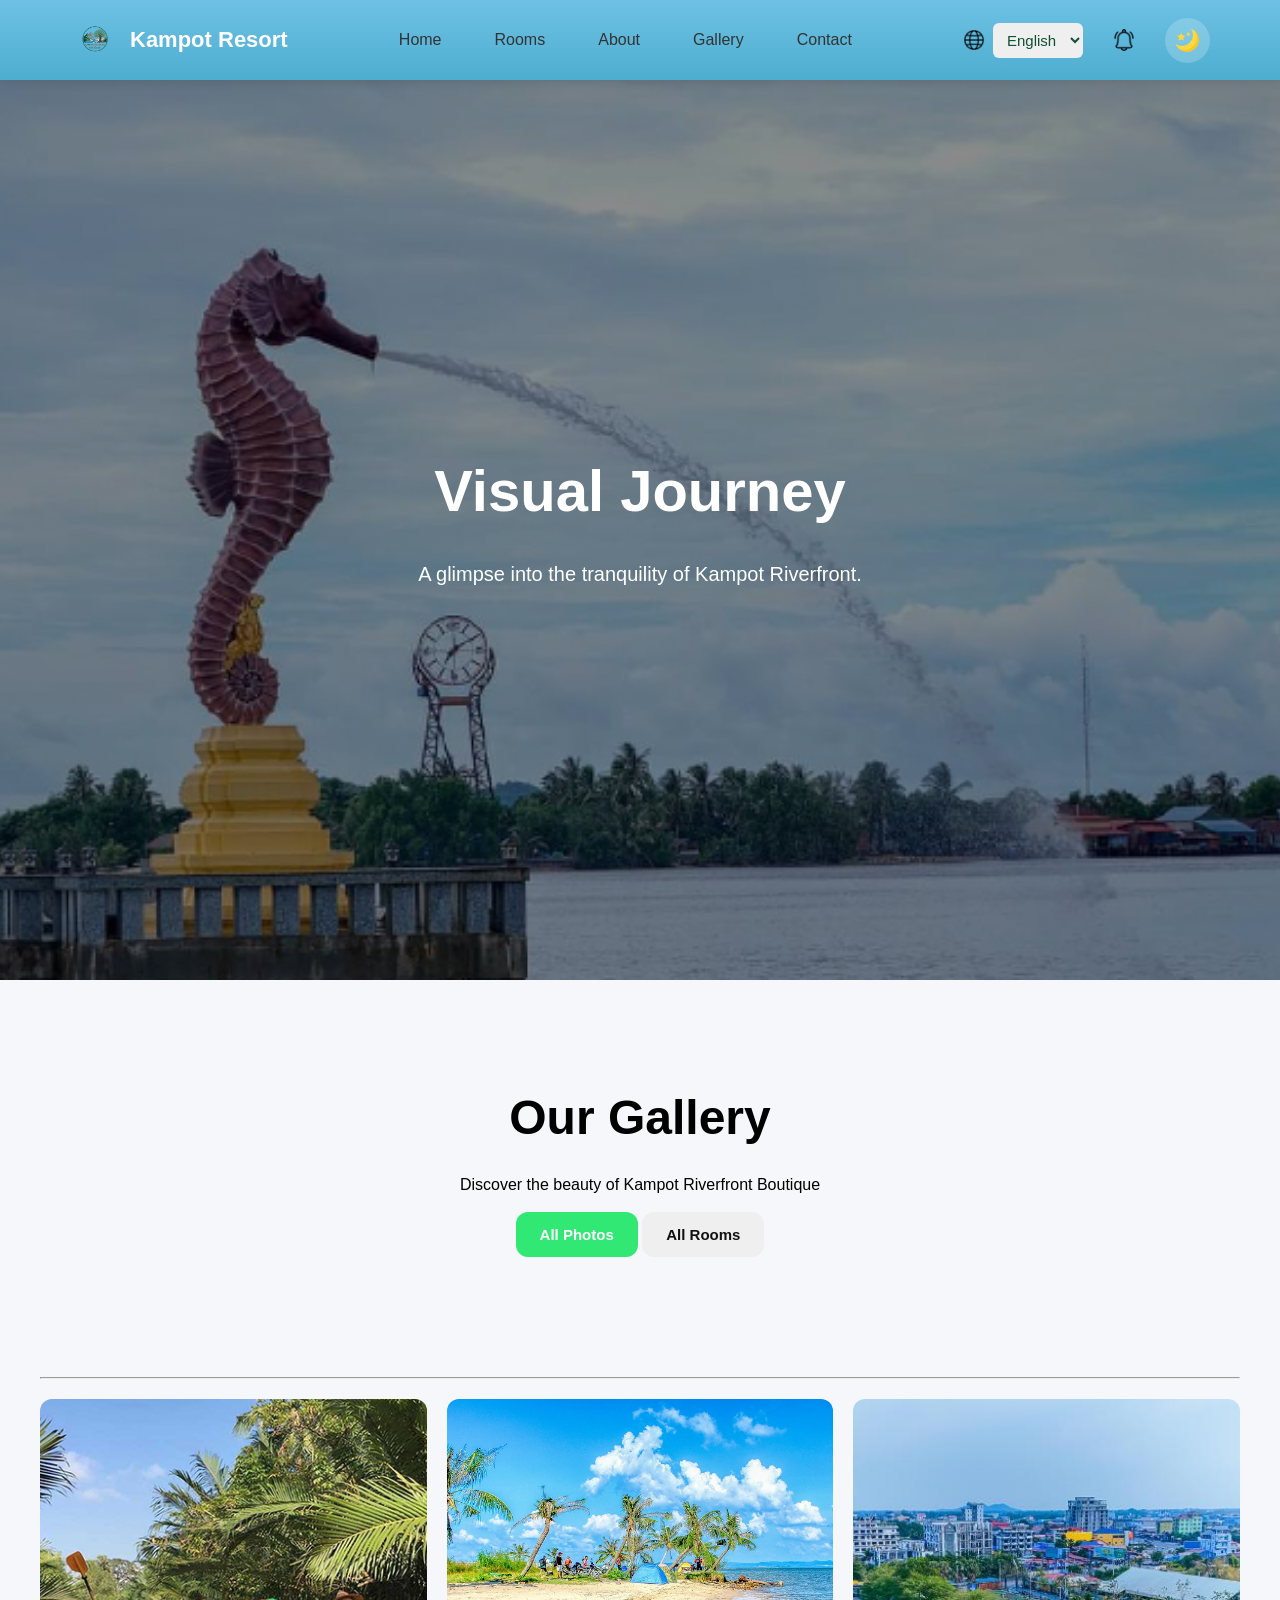
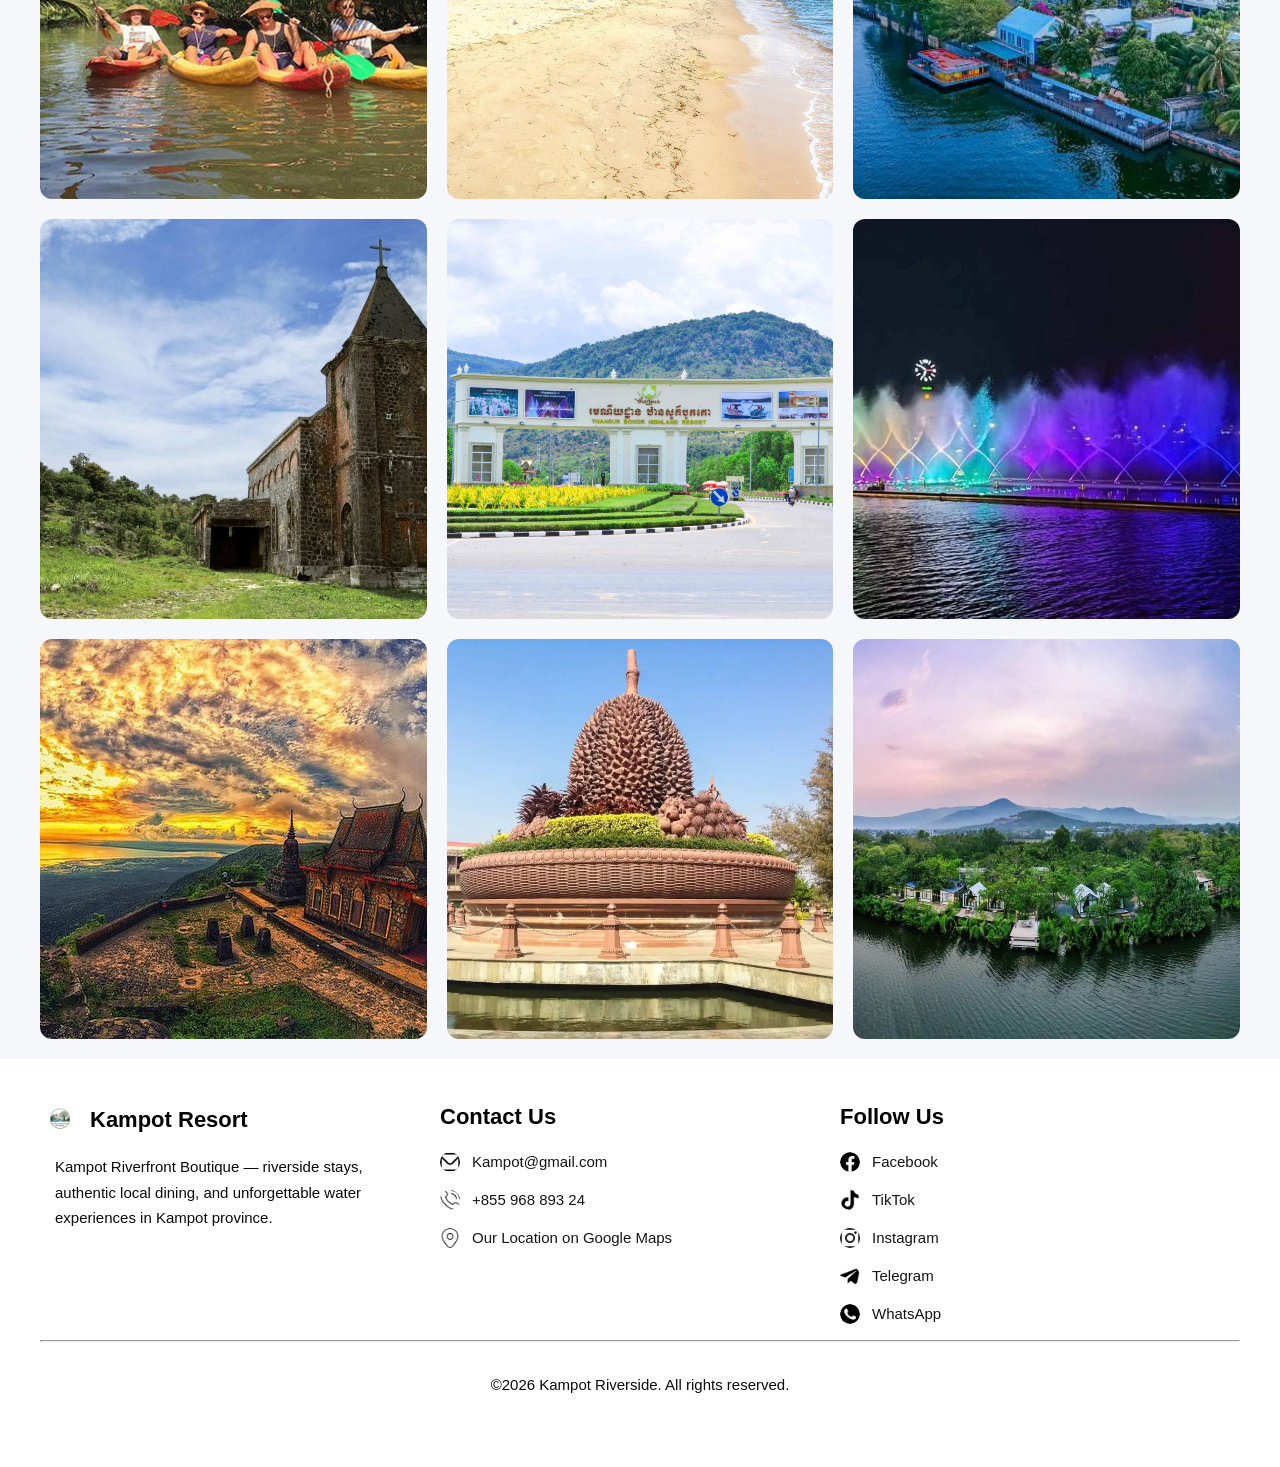
<file: gallery.html>
<!doctype html>
<html lang="en">
  <head>
    <meta charset="UTF-8" />
    <meta name="viewport" content="width=device-width, initial-scale=1.0" />
    <title>Gallery Resort</title>
    <link rel="stylesheet" href="/css/style.css" />
    <link rel="stylesheet" href="/css/gallery.css" />
  </head>
  <body>
    <div id="loader">
      <div class="spinner"></div>
    </div>
    <!-- ----------Header---------------->
    <div class="header">
      <div class="nav-bar">
        <div class="nav-left">
          <a class="logo" href="index.html">
            <img src="images/logo/kampot.png" alt="Kampot Riverside Logo" />
            <span>Kampot Resort</span>
          </a>
        </div>

        <nav class="nav-center" id="navMenu">
          <ul>
            <li><a href="index.html">Home</a></li>
            <li><a href="room.html">Rooms</a></li>
            <li><a href="about.html">About</a></li>
            <li><a href="gallery.html">Gallery</a></li>
            <li><a href="contact.html">Contact</a></li>
          </ul>
        </nav>
        <div class="nav-right">
          <div class="switch-language">
            <img src="assets/icons/internet.png" alt="Language Icon" />
            <select>
              <option>English</option>
              <option>Khmer</option>
            </select>
          </div>

          <div class="notifications">
            <img src="assets/icons/notification.png" alt="Notification" />
          </div>

          <div class="dark-mode" onclick="toggleDarkMode()">
            <img id="darkIcon" src="assets/icons/moon.png" alt="Dark Mode" />
          </div>

          <!-- Hamburger Menu -->
          <div class="menu-toggle" onclick="toggleMenu()">☰</div>
        </div>
      </div>
    </div>
    <div class="welcome">
      <div class="col-12">
        <div
          class="main-contant"
          style="
            background-image:
              linear-gradient(rgba(0, 0, 0, 0.45), rgba(0, 0, 0, 0.45)),
              url(&quot;../images/gallerys/Seahorse.jpg&quot;);
            background-size: cover;
            background-position: center;
          "
        >
          <div class="home-banner">
            <div class="home-banner-content">
              <h1>Visual Journey</h1>
              <p>A glimpse into the tranquility of Kampot Riverfront.</p>
            </div>
          </div>
        </div>
      </div>
    </div>
    <!--Rooms-->
    <div class="row">
      <div class="room-home">
        <div class="room-summary">
          <h2>Our Gallery</h2>
          <p>Discover the beauty of Kampot Riverfront Boutique</p>
          <div class="room-summary-btn">
            <button id="allPhotosBtn" class="btn-all-photos">All Photos</button>
            <button id="allRoomsBtn" class="btn-all-room">All Rooms</button>
          </div>
        </div>
      </div>
    </div>
    <div class="row">
      <div class="col-12">
        <hr />
      </div>
    </div>
    <!--All Gallery-->
    <div class="all-gallerys" style="display: block" id="all-gallarys">
      <div class="row">
        <div class="col-4">
          <img src="./images/gallerys/q1.jpg" alt="image" />
        </div>
        <div class="col-4">
          <img src="./images/gallerys/G2.jpg" alt="image" />
        </div>
        <div class="col-4">
          <img src="./images/gallerys/G3.jpg" alt="image" />
        </div>
      </div>
      <div class="row">
        <div class="col-4">
          <img src="./images/gallerys/G4.jpg" alt="image" />
        </div>
        <div class="col-4">
          <img src="./images/gallerys/G5.jpg" alt="image" />
        </div>
        <div class="col-4">
          <img src="./images/gallerys/G6.jpg" alt="image" />
        </div>
      </div>
      <div class="row">
        <div class="col-4">
          <img src="./images/hero/caption.jpg" alt="image" />
        </div>
        <div class="col-4">
          <img src="./images/hero/Kampot-economy.webp" alt="image" />
        </div>
        <div class="col-4">
          <img src="./images/hero/home.jpg" alt="image" />
        </div>
      </div>
    </div>
    <!--All Room-->
    <div class="all-gallerys" style="display: none" id="all-rooms">
      <div class="row">
        <div class="col-4">
          <img src="./images/rooms/room1.jpg" alt="image" />
        </div>
        <div class="col-4">
          <img src="./images/rooms/room2.jpg" alt="image" />
        </div>
        <div class="col-4">
          <img src="./images/rooms/room3.webp" alt="image" />
        </div>
      </div>
      <div class="row">
        <div class="col-4">
          <img src="./images/rooms/room4.avif" alt="image" />
        </div>
        <div class="col-4">
          <img src="./images/rooms/room5.webp" alt="image" />
        </div>
        <div class="col-4">
          <img src="./images/rooms/room6.jpg" alt="image" />
        </div>
      </div>
      <div class="row">
        <div class="col-4">
          <img src="./images/rooms/room7.jpg" alt="image" />
        </div>
        <div class="col-4">
          <img src="./images/rooms/room8.jpg" alt="image" />
        </div>
        <div class="col-4">
          <img src="./images/rooms/room9.avif" alt="image" />
        </div>
      </div>
    </div>

    <!-- Footer -->
    <div class="footer">
      <div class="row">
        <!-- About -->
        <div class="col-4">
          <h3>
            <img src="images/logo/kampot.png" alt="Kampot Riverside Logo" />
            <span>Kampot Resort</span>
          </h3>
          <p style="padding-left: 15px">
            Kampot Riverfront Boutique — riverside stays, authentic local
            dining, and unforgettable water experiences in Kampot province.
          </p>
        </div>
        <!-- Contact Us -->
        <div class="col-4">
          <h3>
            <span>Contact Us</span>
          </h3>
          <ul>
            <li>
              <a href="mailto:Kampot@gmail.com">
                <img src="assets/icons/envelope.png" alt="Email Icon" />
                <span>Kampot@gmail.com</span>
              </a>
            </li>
            <li>
              <a href="tel:+85596889324">
                <img src="assets/icons/phone-call.png" alt="Phone Icon" />
                <span>+855 968 893 24</span>
              </a>
            </li>
            <li>
              <a href="#">
                <img src="assets/icons/marker.png" alt="Location Icon" />
                <span>Our Location on Google Maps</span>
              </a>
            </li>
          </ul>
        </div>
        <!-- Follow Us -->
        <div class="col-4">
          <h3>
            <span>Follow Us</span>
          </h3>
          <ul class="social-links">
            <li>
              <a href="https://www.facebook.com/profile.php?id=100081976213321">
                <img src="assets/icons/facebook.png" alt="Facebook Icon" />
                <span>Facebook</span>
              </a>
            </li>
            <li>
              <a
                href="https://www.tiktok.com/@riforevery/video/7606261949273345301?q=Kampot%20province&t=1779953133184"
              >
                <img src="assets/icons/tik-tok.png" alt="TikTok Icon" />
                <span>TikTok</span>
              </a>
            </li>
            <li>
              <a href="#">
                <img src="assets/icons/instagram.png" alt="Instagram Icon" />
                <span>Instagram</span>
              </a>
            </li>
            <li>
              <a href="#">
                <img src="assets/icons/telegram.png" alt="Telegram Icon" />
                <span>Telegram</span>
              </a>
            </li>
            <li>
              <a href="#">
                <img src="assets/icons/whatsapp.png" alt="WhatsApp Icon" />
                <span>WhatsApp</span>
              </a>
            </li>
          </ul>
        </div>
      </div>
      <div class="row">
        <div class="col-12">
          <hr />
        </div>
      </div>
      <div class="row">
        <div class="col-12">
          <p style="text-align: center">
            ©2026 Kampot Riverside. All rights reserved.
          </p>
        </div>
      </div>
    </div>
    <script src="js/main.js"></script>
    <script src="js/gallery.js"></script>
  </body>
</html>
</file>
<file: css/style.css>
/* =========================
   GLOBAL
========================= */
*{
    margin: 0;
    padding: 0;
    box-sizing: border-box;
}

html{
    scroll-behavior: smooth;
}

body{
    font-family: 'Segoe UI', Tahoma, Geneva, Verdana, sans-serif;
    background-color: #f5f7fa;
    line-height: 1.6;
    padding-top: 80px;
    overflow-x: hidden;
}
/* DARK MODE BUTTON */
.dark-mode{
    width: 45px;
    height: 45px;

    display: flex;
    justify-content: center;
    align-items: center;

    border-radius: 50%;

    background: rgba(255,255,255,0.2);
    cursor: pointer;
    transition: 0.3s ease;
}

.dark-mode:hover{
    background: rgba(255,255,255,0.35);
    transform: rotate(15deg) scale(1.08);
}

.dark-mode img{
    width: 24px;
    height: 24px;
}

/* BODY TRANSITION */
body{
    transition: background 0.4s ease,
                color 0.4s ease;
    animation: pageFade 0.9s ease;
    opacity: 0;
    transition: opacity .3s ease;
}

body.loaded{
    opacity: 1;
}
.nav-center a:hover,
.nav-center a:focus{
    background-color: rgba(255,255,255,0.2);
}
.nav-center a{
    position: relative;
    overflow: hidden;
}

.nav-center a::after{
    content: "";
    position: absolute;
    left: 50%;
    bottom: 5px;
    width: 0;
    height: 2px;
    background: white;
    transition: all .3s ease;
    transform: translateX(-50%);
}

.nav-center a:hover::after{
    width: 80%;
}
@keyframes pageFade {
    from{
        opacity: 0;
        transform: translateY(20px);
    }
    to{
        opacity: 1;
        transform: translateY(0);
    }
}

/* DARK MODE */
body.dark-theme{
    background: #121212;
    color: white;
}

/* NAVBAR */
/* body.dark-theme nav{
    background: #1f1f1f;
} */

/* CARD / ROOM */
body.dark-theme .room-card,
body.dark-theme .modal-content,
body.dark-theme .room-extra-details{
    background: #1e1e1e;
    color: white;
}

/* TEXT */
body.dark-theme h1,
body.dark-theme h2,
body.dark-theme h3,
body.dark-theme h4,
body.dark-theme p,
body.dark-theme span,
body.dark-theme li,
body.dark-theme a{
    color: rgb(8, 33, 229);
}

/* FEATURE BOX */
body.dark-theme .feature-box{
    background: #2a2a2a;
    border-color: #444;
}

/* AMENITIES */
body.dark-theme .amenities-list span{
    background: #2a2a2a;
    color: white;
}

/* MODAL IMAGE AREA */
body.dark-theme .modal-image-section{
    background: black;
}
/* =========================
   HEADER
========================= */
.header{
    width: 100%;
    background: linear-gradient(180deg, #6EC1E4 0%, #4DAED0 100%);
    position: fixed;
    top: 0;
    left: 0;
    z-index: 1000;
    box-shadow: 0 2px 10px rgba(0,0,0,0.1);
}

/* =========================
   NAVBAR
========================= */
.nav-bar{
    width: 100%;
    max-width: 1200px;
    height: auto;
    margin: auto;
    padding: 14px 20px;
    display: flex;
    align-items: center;
    justify-content: space-between;
    gap: 20px;
}

/* =========================
   LOGO
========================= */
.logo{
    display: flex;
    align-items: center;
    gap: 10px;
    text-decoration: none;
    color: #fff;
    font-size: 22px;
    font-weight: 700;
}

.logo img{
    width: 50px;
    height: 50px;
    object-fit: contain;
}

/* =========================
   NAVIGATION
========================= */
.nav-center ul{
    list-style: none;
    display: flex;
    align-items: center;
    justify-content: center;
    flex-wrap: wrap;
    gap: 15px;
}

.nav-center a{
    display: block;
    color: #fff;
    text-decoration: none;
    padding: 10px 14px;
    border-radius: 8px;
    font-size: 16px;
    font-weight: 500;
    transition: all 0.3s ease;
}

.nav-center a:hover,
.nav-center a:focus{
    background-color: rgba(255,255,255,0.2);
}

/* =========================
   RIGHT SECTION
========================= */
.nav-right{
    display: flex;
    align-items: center;
    justify-content: center;
    gap: 30px;
}

/* =========================
   LANGUAGE SWITCH
========================= */
.switch-language{
    display: flex;
    align-items: center;
    gap: 8px;
}

.switch-language img{
    width: 22px;
    height: 22px;
    object-fit: contain;
}

.switch-language select{
    border: none;
    outline: none;
    padding: 8px 10px;
    border-radius: 6px;
    color: #0f5132;
    font-size: 15px;
    cursor: pointer;
}
.notifications {
    align-items: center;
    display: flex;
    gap: 10px;
}
.notifications img {
    width: 22px;
    height: 22px;
    object-fit: contain;
}

/* =========================
    HERO SECTION
========================= */
.main-contant{
    width: 100%;
    min-height: 100vh;
    padding: 20px;
    display: flex;
    align-items: center;
    justify-content: center;
    text-align: center;
    background-image:linear-gradient(rgba(0,0,0,0.45), rgba(0,0,0,0.45)),url('../images/hero/home.jpg');
    background-size: cover;
    background-position: center;
    background-repeat: no-repeat;
}

/* =========================
   HERO SECTION
========================= */
.main-contant{
    position: relative;
    width: 100%;
    min-height: 100vh;
    overflow: hidden;
    display: flex;
    align-items: center;
    justify-content: center;
}

/* Slides */
.slide{
    position: absolute;
    top: 0;
    left: 0;
    width: 100%;
    height: 100%;
    background-size: cover;
    background-position: center;
    background-repeat: no-repeat;
    opacity: 0;
    transform: scale(1.1);
    transition: opacity 1.5s ease-in-out,
                transform 8s linear;
}

.slide::before{
    content: "";
    position: absolute;
    inset: 0;
    background: rgba(0,0,0,0.45);
}

.slide.active{
    opacity: 1;
    transform: scale(1);
}

/* =========================
   HOME BANNER
========================= */
.home-banner{
    position: relative;
    z-index: 2;
    max-width: 700px;
    padding: 40px;
    color: #fff;
    text-align: center;
    animation: fadeUp 1.2s ease;
}

.home-banner h1{
    font-size: 58px;
    margin-bottom: 20px;
    animation: slideDown 1.2s ease;
}

.home-banner p{
    font-size: 20px;
    margin-bottom: 25px;
    animation: fadeIn 2s ease;
}

/* =========================
   BUTTON
========================= */
.btn{
    display: inline-block;
    padding: 14px 30px;
    background: #32E875;
    color: #fff;
    text-decoration: none;
    font-size: 16px;
    font-weight: 600;
    border-radius: 50px;
    transition: 0.3s;
    animation: zoomIn 1.5s ease;
}

.btn:hover{
    background: #28c96a;
    transform: translateY(-3px);
}

/* =========================
   ANIMATIONS
========================= */
@keyframes fadeUp{
    from{
        opacity:0;
        transform:translateY(50px);
    }
    to{
        opacity:1;
        transform:translateY(0);
    }
}

@keyframes slideDown{
    from{
        opacity:0;
        transform:translateY(-50px);
    }
    to{
        opacity:1;
        transform:translateY(0);
    }
}

@keyframes fadeIn{
    from{
        opacity:0;
    }
    to{
        opacity:1;
    }
}

@keyframes zoomIn{
    from{
        opacity:0;
        transform:scale(0.8);
    }
    to{
        opacity:1;
        transform:scale(1);
    }
}

/* Responsive */
@media(max-width:768px){
    .home-banner h1{
        font-size: 40px;
    }

    .home-banner p{
        font-size: 16px;
    }
}

/* =========================
    ROOM SUMMARY
========================= */
.room-summary{
    width: 100%;
    max-width: 1200px;
    margin: 60px auto;
    padding: 20px;
    display: flex;
    flex-direction: column;
    align-items: center;
    justify-content: center;
    gap: 15px;
    text-align: center;
}
.room-summary h2{
    font-size: 48px;
}

/* ROOM HOME */
.room-home{
    display: flex;
    flex-direction: row;
    gap: 20px;
    width: 100%;
    max-width: 1200px;
    margin: auto;
    padding: 20px;
}

.col-6{
    width: 50%;
}

.room1 img{
    width: 100%;
    height: 350px;
    object-fit: cover;
    border-radius: 10px;
    display: block;
}
.room1{
    padding: 20px;
    background: #fff;
    border-radius: 10px;
    box-shadow: 0 2px 10px rgba(0,0,0,0.1);
}

.room1 .detail-rooms p {
    display: flex;
    align-items: center;
    gap: 10px;
    font-size: 12px;
    font-weight: 500;
    color: #333;
}
/* DETAIL ROOM */
.detail-rooms{
    padding: 20px;
}

/* ROOM NAME */
.name-room{
    font-size: 24px;
    margin-bottom: 10px;
    color: #222;
}

/* PRICE */
.price{
    color: #1256d3;
    font-size: 20px;
    margin-bottom: 15px;
}
.price span{
    color: black;
}

/* DESCRIPTION */
.descr{
    color: #666;
    line-height: 1.7;
    margin-bottom: 20px;
}

/* SERVICES CONTAINER */
.services-line-1{
    display: flex;
    flex-direction: column;
    gap: 12px;
}

/* SERVICE ROW */
.service-row1{
    display: flex;
    flex-wrap: wrap;
    gap: 20px;
}

/* SERVICE ITEM */
.service-row1 p{
    display: flex;
    align-items: center;
    gap: 8px;
    background: #f5f7fa;
    padding: 10px 14px;
    border-radius: 8px;
    font-size: 15px;
    font-weight: 500;

    color: #333;
}

/* ICON */
.service-row1 img{
    width: 22px;
    height: 22px;

    object-fit: contain;
}
.icon{
    width: 40px;
    height: 40px;
    object-fit: cover;
    border-radius: 50%;
}
/* Footer */
.footer{
    width: 100%;
    background: white;
    padding: 40px 20px;
    color: black;
}

/* Row */
.footer .row{
    width: 100%;
    max-width: 1200px;
    margin: auto;
    display: flex;
    flex-wrap: wrap;
    gap: 30px;
}

/* Column */
.footer .col-4{
    flex: 1 1 300px;
}

/* Title */
.footer h3{
    display: flex;
    align-items: center;
    gap: 10px;
    margin-bottom: 15px;
    font-size: 22px;
}

/* Logo */
.footer h3 img{
    width: 40px;
    height: 40px;
    object-fit: contain;
}

/* Text */
.footer p{
    color: #0b0b0b;
    line-height: 1.7;
    font-size: 15px;
}

/* Contact List */
.footer ul{
    padding: 0;
    margin: 0;
}

.footer ul li{
    list-style: none;
    margin-bottom: 14px;
}

/* Contact Link */
.footer ul li a{
    display: flex;
    align-items: center;
    gap: 12px;

    text-decoration: none;
    color: #161515;
    font-size: 15px;

    transition: 0.3s ease;
}

/* Hover */
.footer ul li a:hover{
    color: #00bcd4;
    transform: translateX(5px);
}

/* Icon */
.footer ul li a img{
    width: 20px;
    height: 20px;
    object-fit: contain;
}
.btn-viewallroom{
    width: 100%;
    display: flex;
    justify-content: center;
    margin-top: 20px;
}
.btn-viewallroom a{
    display: flex;
    align-items: center;
    gap: 10px;
    padding: 12px 24px;
    background-color: #00bcd4;
    color: white;
    text-decoration: none;
    font-size: 16px;
    font-weight: 600;
    border-radius: 50px;
    transition: 0.3s ease;
}
.btn-viewallroom a img{
    width: 18px;
    height: 18px;
    object-fit: contain;
    transition: 0.3s ease;
}
.btn-viewallroom a:hover{
    background-color: #0097a7;
    transform: translateY(-3px);
}
.btn-viewallroom a:hover img{
    transform: translateX(5px);
}
/* button detail room */
/* .btn-detail-room {
    width: 100%;
    display: flex;
    justify-content: center;
    margin-top: 20px;
    background-color: darkgray;
    border-radius: 12px;
} */
/* .btn-detail-room a {
    display: flex;
    align-items: center;
    gap: 10px;
    padding: 12px 24px;
    color: white;
    text-decoration: none;
    font-size: 16px;
    font-weight: 600;
    border-radius: 50px;
    transition: 0.3s ease;
} */
/* .btn-detail-room:hover {
    background-color: #0097a7;
    transform: translateY(-3px);
} */
/* Excursions & Activities */
.Ex-Act-welcome {
    width: 100%;
    max-width: 1200px;
    margin: 60px auto;
    padding: 20px;
    display: flex;
    flex-direction: column;
    align-items: center;
    justify-content: center;
    gap: 15px;
    text-align: center;
}
.Ex-Act-welcome h2 {
    font-size: 48px;
}

.Ex-Act-detail{
    width: 100%;
    border-radius: 10px;
    overflow: hidden;
    background: #fff;
    box-shadow: 0 2px 10px rgba(0,0,0,0.1);
    transition: 0.3s ease;
}

.Ex-Act-detail:hover{
    transform: translateY(-5px);
}

.Ex-Act-detail img{
    width: 100%;
    height: 250px;
    object-fit: cover;
    display: block;
}

.ex-act-name{
    padding: 15px 10px;
    font-size: 20px;
    text-align: center;
    color: #222;
}

.Ex-Act-detail a{
    display: flex;
    justify-content: center;
    align-items: center;
    margin-bottom: 20px;
    text-decoration: none;
}

.Ex-Act-detail a span{
    background: #00bcd4;
    color: #fff;
    padding: 10px 18px;
    border-radius: 5px;
    transition: 0.3s;
}

.Ex-Act-detail a span:hover{
    background: #084298;
}
/* Guest-Reviews-Experiences */
.Guest-Reviews-Experiences{
    width: 100%;
    padding: 80px 20px;
    box-sizing: border-box;
}

.review-header{
    text-align: center;
    margin-bottom: 60px;
}

.review-header h2{
    font-size: 48px;
    margin-bottom: 15px;
    color: #1d0000;
}

.review-header p{
    font-size: 18px;
    color: #444;
}
.review-card{
    text-align: center;
    padding: 20px;
}

.review-profile{
    width: 160px;
    height: 160px;
    margin: 0 auto 25px;
    border-radius: 50%;
    background: rgba(120,150,180,0.5);
    border: 2px solid #0077b6;
    display: flex;
    align-items: center;
    justify-content: center;
}

.review-profile span{
    font-size: 60px;
    color: #1d0000;
}

.stars{
    font-size: 32px;
    color: gold;
    margin-bottom: 25px;
}

.review-text{
    font-size: 18px;
    color: #444;
    line-height: 1.7;
    margin-bottom: 30px;
}

.review-card h3{
    font-size: 24px;
    margin-bottom: 10px;
    color: #1d0000;
}

.review-card small{
    font-size: 18px;
    color: blue;
}
/* =========================
    GRID SYSTEM
========================= */
.row{
    width: 100%;
    max-width: 1200px;
    margin: 0 auto;
    display: flex;
    flex-wrap: wrap;
    align-items: flex-start;
    justify-content: flex-start;
    gap: 20px;
    box-sizing: border-box;
}
.nav-bar{
    display:flex;
    justify-content:space-between;
    align-items:center;
    padding:15px 30px;
}

.nav-center ul{
    display:flex;
    list-style:none;
    gap:25px;
}

.nav-center ul li a{
    text-decoration:none;
    color:#333;
    font-weight:500;
}

/* =========================
   HAMBURGER MENU
========================= */

.menu-toggle{
    display:none;
    font-size:32px;
    cursor:pointer;
    color:#1e293b;
    transition:0.3s ease;
    user-select:none;
}

.menu-toggle:hover{
    transform:scale(1.1);
    color:#0ea5e9;
}

/* =========================
   MOBILE NAVIGATION
========================= */

@media (max-width:768px){

    .menu-toggle{
        display:block;
    }

    .nav-center{
        position:absolute;
        top:100%;
        left:0;
        width:100%;
        background:#ffffff;
        box-shadow:0 8px 25px rgba(0,0,0,0.1);
        border-top:1px solid #e5e7eb;
        display:none;
        z-index:999;
        animation:slideDown 0.3s ease;
    }

    .nav-center.active{
        display:block;
    }

    .nav-center ul{
        display:flex;
        flex-direction:column;
        align-items:center;
        list-style:none;
        padding:25px 0;
        gap:20px;
    }

    .nav-center ul li{
        width:100%;
        text-align:center;
    }

    .nav-center ul li a{
        display:block;
        padding:12px 20px;
        text-decoration:none;
        color:#334155;
        font-size:16px;
        font-weight:500;
        transition:0.3s ease;
    }

    .nav-center ul li a:hover{
        background:#f8fafc;
        color:#0ea5e9;
    }

    /* Right Side */
    .nav-right{
        gap:10px;
    }

    .switch-language{
        display:flex;
        align-items:center;
        gap:5px;
    }

    .switch-language select{
        display:flex;
        align-items:center;
        gap:8px;
        padding:6px 10px;
        border:1px solid #ddd;
        border-radius:10px;
        background:#fff;
    }

    .notifications img,
    .dark-mode img,
    .switch-language img{
        width:22px;
        height:22px;
    }
}

/* =========================
   ANIMATION
========================= */

@keyframes slideDown{
    from{
        opacity:0;
        transform:translateY(-10px);
    }
    to{
        opacity:1;
        transform:translateY(0);
    }
}
.row::after{
    content: "";
    clear: both;
    display: table;
}

[class*="col-"]{
    float: left;
    padding: 0px;
}

/* Desktop */
.col-1{width:8.33%;}
.col-2{width:16.66%;}
.col-3{width:25%;}
.col-4{width: calc((100% - 40px) / 3);}
.col-5{width:41.66%;}
.col-6{width:50%;}
.col-7{width:58.33%;}
.col-8{width:66.66%;}
.col-9{width:75%;}
.col-10{width:83.33%;}
.col-11{width:91.66%;}
.col-12{width:100%;}

/* =========================
    TABLET RESPONSIVE
========================= */
@media only screen and (max-width: 992px){
    body{
        padding-top: 120px;
    }
    .nav-bar{
        flex-direction: column;
        gap: 15px;
    }
    .nav-center ul{
        justify-content: center;
    }
    .home-banner h1{
        font-size: 40px;
    }
    .room-home{
        gap: 15px;
    }
    .col-4{
        width: 50%;
    }
}
/* =========================
    MOBILE RESPONSIVE
========================= */
@media only screen and (max-width: 768px){

    body{
        padding-top: 140px;
        background-color: #43b9e1;
    }

    [class*="col-"]{
        width: 100%;
    }

    .nav-bar{
        padding: 12px;
    }

    .nav-center ul{
        gap: 8px;
    }

    .nav-center a{
        padding: 8px 10px;
        font-size: 14px;
    }

    .switch-language{
        flex-direction: row;
    }

    .main-contant{
        padding: 15px;
    }

    .home-banner{
        padding: 25px;
    }

    .home-banner h1{
        font-size: 32px;
    }

    .home-banner p{
        font-size: 16px;
    }

    .btn{
        padding: 10px 22px;
        font-size: 15px;
    }

    .room-home{
        flex-direction: column;
    }
}

/* =========================
    SMALL MOBILE
========================= */
@media only screen and (max-width: 576px){

    body{
        padding-top: 160px;
    }

    .logo{
        font-size: 18px;
    }

    .logo img{
        width: 40px;
        height: 40px;
    }

    .home-banner h1{
        font-size: 26px;
    }

    .home-banner p{
        font-size: 15px;
    }

    .nav-center ul{
        flex-direction: column;
        width: 100%;
    }

    .nav-center a{
        width: 100%;
        text-align: center;
    }

    .switch-language select{
        font-size: 14px;
    }
}
#loader{
    position: fixed;
    top: 0;
    left: 0;
    width: 100%;
    height: 100%;
    background: white;
    display: none;
    justify-content: center;
    align-items: center;
    z-index: 9999;
}
.spinner{
    width: 50px;
    height: 50px;
    border: 5px solid #ddd;
    border-top: 5px solid #32E875;
    border-radius: 50%;
    animation: spin 1s linear infinite;
}
@keyframes spin{
    to{
        transform: rotate(360deg);
    }
}
</file>
<file: css/about.css>
/* ── About-page palette ─────────────────────── */
        :root {
            --sky:        #d6eaf8;
            --sky-mid:    #a9cce3;
            --sky-deep:   #2e86c1;
            --sky-ink:    #1a5276;
            --white:      #ffffff;
            --off-white:  #f4f9fd;
            --text-body:  #2c3e50;
            --text-muted: #5d7fa8;
            --divider:    rgba(46,134,193,0.18);
        }

        /* ── Reset & base ───────────────────────────── */
        *, *::before, *::after { box-sizing: border-box; margin: 0; padding: 0; }

        body {
            font-family: 'DM Sans', sans-serif;
            color: var(--text-body);
            background: var(--white);
        }

        /* ── HERO ───────────────────────────────────── */
        .about-hero {
            position: relative;
            height: 520px;
            overflow: hidden;
            background: linear-gradient(160deg, #1a5276 0%, #2e86c1 45%, #a9cce3 100%);
        }

        .about-hero img {
            width: 100%;
            height: 100%;
            object-fit: cover;
            opacity: 0.35;
            display: block;
            background-size: cover;
        }

        .about-hero-overlay {
            position: absolute;
            inset: 0;
            display: flex;
            flex-direction: column;
            align-items: center;
            justify-content: center;
            text-align: center;
            padding: 2rem;
        }

        .about-hero-overlay .eyebrow {
            font-family: 'DM Sans', sans-serif;
            font-size: 12px;
            font-weight: 500;
            letter-spacing: 0.25em;
            text-transform: uppercase;
            color: var(--sky);
            margin-bottom: 1rem;
        }

        .about-hero-overlay h1 {
            font-family: 'Cormorant Garamond', serif;
            font-size: clamp(2.6rem, 6vw, 4.2rem);
            font-weight: 300;
            color: var(--white);
            line-height: 1.15;
            max-width: 680px;
        }

        .about-hero-overlay h1 em {
            font-style: italic;
            color: var(--sky);
        }

        .hero-rule {
            width: 48px;
            height: 1.5px;
            background: var(--sky-mid);
            margin: 1.8rem auto 0;
        }

        /* ── SECTION wrapper ────────────────────────── */
        .section {
            max-width: 1120px;
            margin: 0 auto;
            padding: 5rem 2rem;
        }

        /* ── STORY (text + image side by side) ─────── */
        .story-grid {
            display: grid;
            grid-template-columns: 1fr 1fr;
            gap: 4rem;
            align-items: center;
        }

        .story-grid.reverse { direction: rtl; }
        .story-grid.reverse > * { direction: ltr; }

        .story-text .label {
            font-size: 11px;
            font-weight: 500;
            letter-spacing: 0.22em;
            text-transform: uppercase;
            color: var(--sky-deep);
            margin-bottom: 0.9rem;
        }

        .story-text h2 {
            font-family: 'Cormorant Garamond', serif;
            font-size: clamp(2rem, 3.5vw, 2.8rem);
            font-weight: 400;
            color: var(--sky-ink);
            line-height: 1.2;
            margin-bottom: 1.4rem;
        }

        .story-text p {
            font-size: 15.5px;
            line-height: 1.85;
            color: var(--text-body);
            margin-bottom: 1.1rem;
        }

        .story-img {
            position: relative;
        }

        .story-img img {
            width: 100%;
            height: 400px;
            object-fit: cover;
            display: block;
            border-radius: 4px;
        }

        /* floating accent box */
        .story-img::after {
            content: '';
            position: absolute;
            bottom: -14px;
            right: -14px;
            width: 60%;
            height: 60%;
            border: 2px solid var(--sky-mid);
            border-radius: 4px;
            z-index: -1;
        }

        /* ── BAND – sky bg ──────────────────────────── */
        .sky-band {
            background: var(--off-white);
            border-top: 1px solid var(--divider);
            border-bottom: 1px solid var(--divider);
        }

        /* ── STATS ROW ──────────────────────────────── */
        .stats-row {
            display: grid;
            grid-template-columns: repeat(4, 1fr);
            gap: 0;
        }

        .stat-item {
            text-align: center;
            padding: 3rem 1.5rem;
            border-right: 1px solid var(--divider);
        }

        .stat-item:last-child { border-right: none; }

        .stat-item .num {
            font-family: 'Cormorant Garamond', serif;
            font-size: 3.2rem;
            font-weight: 300;
            color: var(--sky-deep);
            line-height: 1;
        }

        .stat-item .unit {
            font-size: 1.1rem;
            color: var(--sky-mid);
        }

        .stat-item p {
            margin-top: 0.5rem;
            font-size: 12px;
            letter-spacing: 0.18em;
            text-transform: uppercase;
            color: var(--text-muted);
        }

        /* ── PHOTO GRID ─────────────────────────────── */
        .photo-heading {
            text-align: center;
            margin-bottom: 3rem;
        }

        .photo-heading .label {
            font-size: 11px;
            font-weight: 500;
            letter-spacing: 0.22em;
            text-transform: uppercase;
            color: var(--sky-deep);
            margin-bottom: 0.8rem;
        }

        .photo-heading h2 {
            font-family: 'Cormorant Garamond', serif;
            font-size: clamp(1.9rem, 3vw, 2.6rem);
            font-weight: 400;
            color: var(--sky-ink);
        }

        .photo-grid {
            display: grid;
            grid-template-columns: repeat(3, 1fr);
            grid-template-rows: 260px 260px;
            gap: 12px;
        }

        .photo-grid .p-cell {
            overflow: hidden;
            border-radius: 4px;
            position: relative;
        }

        .photo-grid .p-cell img {
            width: 100%;
            height: 100%;
            object-fit: cover;
            display: block;
            transition: transform 0.55s ease;
        }

        .photo-grid .p-cell:hover img {
            transform: scale(1.05);
        }

        /* tall left cell spans 2 rows */
        .photo-grid .p-tall {
            grid-row: span 2;
        }

        /* ── VALUES CARDS ───────────────────────────── */
        .values-grid {
            display: grid;
            grid-template-columns: repeat(3, 1fr);
            gap: 24px;
            margin-top: 3rem;
        }

        .value-card {
            background: var(--white);
            border: 1px solid var(--divider);
            border-top: 3px solid var(--sky-deep);
            padding: 2rem 1.6rem;
            border-radius: 4px;
        }

        .value-card .icon {
            width: 38px;
            height: 38px;
            background: var(--sky);
            border-radius: 50%;
            display: flex;
            align-items: center;
            justify-content: center;
            margin-bottom: 1.2rem;
        }

        .value-card .icon svg {
            width: 18px;
            height: 18px;
            stroke: var(--sky-ink);
            fill: none;
            stroke-width: 1.6;
            stroke-linecap: round;
            stroke-linejoin: round;
        }

        .value-card h3 {
            font-family: 'Cormorant Garamond', serif;
            font-size: 1.35rem;
            font-weight: 400;
            color: var(--sky-ink);
            margin-bottom: 0.7rem;
        }

        .value-card p {
            font-size: 14.5px;
            line-height: 1.75;
            color: var(--text-muted);
        }

        /* ── TEAM STRIP ─────────────────────────────── */
        .team-strip {
            display: grid;
            grid-template-columns: repeat(4, 1fr);
            gap: 24px;
            margin-top: 3rem;
        }

        .team-card {
            text-align: center;
        }

        .team-card img {
            width: 100%;
            height: 240px;
            object-fit: cover;
            display: block;
            border-radius: 4px;
            filter: grayscale(20%);
            transition: filter 0.3s;
        }

        .team-card:hover img { filter: grayscale(0); }

        .team-card .name {
            font-family: 'Cormorant Garamond', serif;
            font-size: 1.15rem;
            color: var(--sky-ink);
            margin-top: 1rem;
        }

        .team-card .role {
            font-size: 12px;
            letter-spacing: 0.12em;
            text-transform: uppercase;
            color: var(--text-muted);
            margin-top: 0.3rem;
        }

        /* ── DIVIDER ornament ───────────────────────── */
        .ornament {
            display: flex;
            align-items: center;
            gap: 1rem;
            max-width: 340px;
            margin: 0 auto;
        }

        .ornament-line {
            flex: 1;
            height: 1px;
            background: var(--sky-mid);
        }

        .ornament-dot {
            width: 6px;
            height: 6px;
            border-radius: 50%;
            background: var(--sky-deep);
        }

        /* ── QUOTE BAND ─────────────────────────────── */
        .quote-band {
            background: var(--sky-ink);
            padding: 5rem 2rem;
            text-align: center;
        }

        .quote-band blockquote {
            font-family: 'Cormorant Garamond', serif;
            font-size: clamp(1.5rem, 3vw, 2.2rem);
            font-weight: 300;
            font-style: italic;
            color: var(--sky);
            max-width: 760px;
            margin: 0 auto 1.5rem;
            line-height: 1.5;
        }

        .quote-band cite {
            font-size: 12px;
            letter-spacing: 0.2em;
            text-transform: uppercase;
            color: var(--sky-mid);
        }

        /* ── CTA ────────────────────────────────────── */
        .cta-band {
            background: var(--off-white);
            padding: 5rem 2rem;
            text-align: center;
            border-top: 1px solid var(--divider);
        }

        .cta-band h2 {
            font-family: 'Cormorant Garamond', serif;
            font-size: clamp(1.9rem, 3.5vw, 2.8rem);
            font-weight: 400;
            color: var(--sky-ink);
            margin-bottom: 1.2rem;
        }

        .cta-band p {
            font-size: 15.5px;
            color: var(--text-muted);
            max-width: 520px;
            margin: 0 auto 2.2rem;
            line-height: 1.8;
        }

        .btn-sky {
            display: inline-block;
            padding: 0.85rem 2.4rem;
            background: var(--sky-deep);
            color: var(--white);
            font-family: 'DM Sans', sans-serif;
            font-size: 13.5px;
            font-weight: 500;
            letter-spacing: 0.08em;
            text-decoration: none;
            border-radius: 2px;
            transition: background 0.25s;
        }

        .btn-sky:hover { background: var(--sky-ink); }
  /* Slideshow container */
.slideshow-container {
    max-width: 1200px;
    width: 100%;
    position: relative;
    margin: auto;
    overflow: hidden;
    border-radius: 20px;
    box-shadow: 0 10px 30px rgba(0,0,0,0.2);
}

/* Slide */
.mySlides {
    display: none;
    position: relative;
}

/* Image */
.mySlides img {
    width: 100%;
    height: 550px;
    object-fit: cover;
    animation: zoomEffect 8s ease-in-out infinite;
}

/* Dark Overlay */
.mySlides::before {
    content: "";
    position: absolute;
    inset: 0;
    background: linear-gradient(
        to top,
        rgba(0,0,0,0.7),
        rgba(0,0,0,0.2),
        rgba(0,0,0,0.1)
    );
    z-index: 1;
}

/* Number text */
.numbertext {
    position: absolute;
    top: 20px;
    left: 20px;
    color: white;
    z-index: 2;
    font-size: 14px;
    font-weight: 600;
}

/* Caption */
.text {
    position: absolute;
    bottom: 40px;
    left: 40px;
    color: #fff;
    z-index: 2;
    font-size: 28px;
    font-weight: bold;
    animation: slideUp 1s ease;
}

/* Previous & Next buttons */
.prev,
.next {
    cursor: pointer;
    position: absolute;
    top: 50%;
    transform: translateY(-50%);
    padding: 18px;
    color: #fff;
    font-size: 22px;
    font-weight: bold;
    transition: .3s;
    z-index: 3;
    background: rgba(255,255,255,0.15);
    backdrop-filter: blur(5px);
}

.prev {
    left: 15px;
    border-radius: 50%;
}

.next {
    right: 15px;
    border-radius: 50%;
}

.prev:hover,
.next:hover {
    background: rgba(255,255,255,0.3);
}

/* Dots */
.dot {
    cursor: pointer;
    height: 14px;
    width: 14px;
    margin: 0 5px;
    background-color: #ddd;
    border-radius: 50%;
    display: inline-block;
    transition: .4s;
}

.active,
.dot:hover {
    background-color: #32E875;
    transform: scale(1.2);
}

/* Fade Animation */
.fade {
    animation: fadeEffect 1.5s ease;
}

@keyframes fadeEffect {
    from {
        opacity: 0;
    }
    to {
        opacity: 1;
    }
}

/* Zoom Animation */
@keyframes zoomEffect {
    0% {
        transform: scale(1);
    }
    100% {
        transform: scale(1.1);
    }
}

/* Caption Animation */
@keyframes slideUp {
    from {
        transform: translateY(40px);
        opacity: 0;
    }
    to {
        transform: translateY(0);
        opacity: 1;
    }
}
.mySlides {
    display: none;
    animation: fadeEffect 1s ease-in-out;
}

@keyframes fadeEffect {
    from {
        opacity: 0.3;
    }
    to {
        opacity: 1;
    }
}

        /* ── Responsive ─────────────────────────────── */
        @media (max-width: 900px) {
            .story-grid { grid-template-columns: 1fr; gap: 2.5rem; }
            .story-grid.reverse { direction: ltr; }
            .story-img::after { display: none; }
            .stats-row { grid-template-columns: repeat(2, 1fr); }
            .stat-item:nth-child(2) { border-right: none; }
            .stat-item:nth-child(3) { border-top: 1px solid var(--divider); }
            .photo-grid { grid-template-columns: 1fr 1fr; grid-template-rows: auto; }
            .photo-grid .p-tall { grid-row: span 1; }
            .values-grid { grid-template-columns: 1fr; }
            .team-strip { grid-template-columns: repeat(2, 1fr); }
        }

        @media (max-width: 560px) {
            .about-hero { height: 380px; }
            .stats-row { grid-template-columns: 1fr; }
            .stat-item { border-right: none; border-bottom: 1px solid var(--divider); }
            .photo-grid { grid-template-columns: 1fr; }
            .team-strip { grid-template-columns: 1fr 1fr; }
        }
</file>
<file: css/contact.css>
/* ── Shared palette (same as abouts.html) ──── */
        :root {
            --sky:        #d6eaf8;
            --sky-mid:    #a9cce3;
            --sky-deep:   #2e86c1;
            --sky-ink:    #1a5276;
            --white:      #ffffff;
            --off-white:  #f4f9fd;
            --text-body:  #2c3e50;
            --text-muted: #5d7fa8;
            --divider:    rgba(46,134,193,0.18);
        }

        *, *::before, *::after { box-sizing: border-box; margin: 0; padding: 0; }

        body {
            font-family: 'DM Sans', sans-serif;
            color: var(--text-body);
            background: var(--white);
        }

        /* ── HERO ───────────────────────────────────── */
        .contact-hero {
            position: relative;
            height: 420px;
            overflow: hidden;
            background: linear-gradient(160deg, #1a5276 0%, #2e86c1 50%, #a9cce3 100%);
        }

        .contact-hero img {
            width: 100%;
            height: 100%;
            object-fit: cover;
            object-position: center 60%;
            opacity: 0.3;
            display: block;
        }

        .contact-hero-overlay {
            position: absolute;
            inset: 0;
            display: flex;
            flex-direction: column;
            align-items: center;
            justify-content: center;
            text-align: center;
            padding: 2rem;
        }

        .eyebrow {
            font-size: 11px;
            font-weight: 500;
            letter-spacing: 0.26em;
            text-transform: uppercase;
            color: var(--sky);
            margin-bottom: 1rem;
        }

        .contact-hero-overlay h1 {
            font-family: 'Cormorant Garamond', serif;
            font-size: clamp(2.4rem, 5.5vw, 3.8rem);
            font-weight: 300;
            color: var(--white);
            line-height: 1.15;
        }

        .contact-hero-overlay h1 em {
            font-style: italic;
            color: var(--sky);
        }

        .hero-rule {
            width: 48px;
            height: 1.5px;
            background: var(--sky-mid);
            margin: 1.8rem auto 0;
        }

        /* ── QUICK CONTACT STRIP ────────────────────── */
        .quick-strip {
            background: var(--sky-ink);
        }

        .quick-strip-inner {
            max-width: 1100px;
            margin: 0 auto;
            display: grid;
            grid-template-columns: repeat(3, 1fr);
        }

        .quick-item {
            display: flex;
            align-items: center;
            gap: 1rem;
            padding: 1.8rem 2rem;
            border-right: 1px solid rgba(255,255,255,0.1);
            text-decoration: none;
            transition: background 0.2s;
        }

        .quick-item:last-child { border-right: none; }
        .quick-item:hover { background: rgba(255,255,255,0.06); }

        .quick-item .qi-icon {
            width: 42px;
            height: 42px;
            border-radius: 50%;
            background: rgba(169,204,227,0.18);
            flex-shrink: 0;
            display: flex;
            align-items: center;
            justify-content: center;
        }

        .quick-item .qi-icon svg {
            width: 18px;
            height: 18px;
            stroke: var(--sky);
            fill: none;
            stroke-width: 1.6;
            stroke-linecap: round;
            stroke-linejoin: round;
        }

        .quick-item .qi-text .qi-label {
            font-size: 10.5px;
            letter-spacing: 0.18em;
            text-transform: uppercase;
            color: var(--sky-mid);
            display: block;
            margin-bottom: 0.25rem;
        }

        .quick-item .qi-text .qi-value {
            font-size: 14.5px;
            font-weight: 500;
            color: var(--white);
        }

        /* ── MAIN CONTENT GRID ──────────────────────── */
        .contact-body {
            max-width: 1100px;
            margin: 0 auto;
            padding: 5rem 2rem;
            display: grid;
            grid-template-columns: 1fr 440px;
            gap: 5rem;
            align-items: start;
        }

        /* ── FORM SIDE ──────────────────────────────── */
        .form-side .section-label {
            font-size: 11px;
            font-weight: 500;
            letter-spacing: 0.22em;
            text-transform: uppercase;
            color: var(--sky-deep);
            margin-bottom: 0.8rem;
        }

        .form-side h2 {
            font-family: 'Cormorant Garamond', serif;
            font-size: clamp(1.9rem, 3vw, 2.6rem);
            font-weight: 400;
            color: var(--sky-ink);
            line-height: 1.2;
            margin-bottom: 0.9rem;
        }

        .form-side > p {
            font-size: 15px;
            line-height: 1.8;
            color: var(--text-muted);
            margin-bottom: 2.4rem;
        }

        /* form rows */
        .form-row {
            display: grid;
            grid-template-columns: 1fr 1fr;
            gap: 16px;
        }

        .field {
            display: flex;
            flex-direction: column;
            gap: 6px;
            margin-bottom: 18px;
        }

        .field.full { grid-column: 1 / -1; }

        .field label {
            font-size: 12px;
            font-weight: 500;
            letter-spacing: 0.1em;
            text-transform: uppercase;
            color: var(--text-muted);
        }

        .field input,
        .field select,
        .field textarea {
            width: 100%;
            padding: 0.75rem 1rem;
            font-family: 'DM Sans', sans-serif;
            font-size: 14.5px;
            color: var(--text-body);
            background: var(--white);
            border: 1px solid var(--sky-mid);
            border-radius: 3px;
            outline: none;
            transition: border-color 0.2s, box-shadow 0.2s;
            appearance: none;
        }

        .field input::placeholder,
        .field textarea::placeholder {
            color: #b0c4d8;
        }

        .field input:focus,
        .field select:focus,
        .field textarea:focus {
            border-color: var(--sky-deep);
            box-shadow: 0 0 0 3px rgba(46,134,193,0.12);
        }

        .field textarea {
            resize: vertical;
            min-height: 130px;
            line-height: 1.7;
        }

        .field select {
            background-image: url("data:image/svg+xml,%3Csvg xmlns='http://www.w3.org/2000/svg' width='12' height='8' viewBox='0 0 12 8'%3E%3Cpath d='M1 1l5 5 5-5' stroke='%235d7fa8' stroke-width='1.5' fill='none' stroke-linecap='round'/%3E%3C/svg%3E");
            background-repeat: no-repeat;
            background-position: right 1rem center;
            padding-right: 2.5rem;
            cursor: pointer;
        }

        /* stay dates row */
        .dates-row {
            display: grid;
            grid-template-columns: 1fr 1fr 80px;
            gap: 16px;
        }

        .submit-btn {
            display: inline-flex;
            align-items: center;
            gap: 10px;
            padding: 0.9rem 2.5rem;
            background: var(--sky-deep);
            color: var(--white);
            font-family: 'DM Sans', sans-serif;
            font-size: 13.5px;
            font-weight: 500;
            letter-spacing: 0.08em;
            border: none;
            border-radius: 3px;
            cursor: pointer;
            transition: background 0.25s;
            margin-top: 0.5rem;
        }

        .submit-btn:hover { background: var(--sky-ink); }

        .submit-btn svg {
            width: 16px;
            height: 16px;
            stroke: currentColor;
            fill: none;
            stroke-width: 2;
            stroke-linecap: round;
            stroke-linejoin: round;
        }

        /* success message (hidden by default) */
        .form-success {
            display: none;
            background: #eaf6f0;
            border: 1px solid #7dcea0;
            border-radius: 3px;
            padding: 1.2rem 1.5rem;
            margin-top: 1.2rem;
            font-size: 14.5px;
            color: #1e8449;
        }

        /* ── INFO SIDE ──────────────────────────────── */
        .info-side {
            position: sticky;
            top: 2rem;
        }

        /* map placeholder */
        .map-box {
            width: 100%;
            height: 220px;
            border-radius: 4px;
            overflow: hidden;
            background: var(--sky);
            position: relative;
            margin-bottom: 2rem;
        }

        .map-box iframe {
            width: 100%;
            height: 100%;
            border: none;
            display: block;
            filter: saturate(0.6) brightness(1.05);
        }

        /* info cards */
        .info-card {
            background: var(--off-white);
            border: 1px solid var(--divider);
            border-left: 3px solid var(--sky-deep);
            border-radius: 3px;
            padding: 1.4rem 1.5rem;
            margin-bottom: 16px;
        }

        .info-card .ic-label {
            font-size: 10.5px;
            font-weight: 500;
            letter-spacing: 0.2em;
            text-transform: uppercase;
            color: var(--text-muted);
            margin-bottom: 0.6rem;
        }

        .info-card .ic-main {
            font-size: 15px;
            font-weight: 500;
            color: var(--sky-ink);
            margin-bottom: 0.25rem;
        }

        .info-card .ic-sub {
            font-size: 13.5px;
            color: var(--text-muted);
            line-height: 1.6;
        }

        /* hours table */
        .hours-table {
            width: 100%;
            font-size: 13.5px;
            border-collapse: collapse;
            margin-top: 0.5rem;
        }

        .hours-table tr td {
            padding: 4px 0;
            color: var(--text-muted);
        }

        .hours-table tr td:last-child {
            text-align: right;
            color: var(--sky-ink);
            font-weight: 500;
        }

        /* social row */
        .social-row {
            display: flex;
            gap: 10px;
            margin-top: 1.5rem;
        }

        .social-btn {
            display: flex;
            align-items: center;
            gap: 7px;
            padding: 0.55rem 1rem;
            border: 1px solid var(--sky-mid);
            border-radius: 3px;
            font-size: 12.5px;
            color: var(--sky-ink);
            text-decoration: none;
            transition: background 0.2s, border-color 0.2s;
        }

        .social-btn:hover {
            background: var(--sky);
            border-color: var(--sky-deep);
        }

        .social-btn svg {
            width: 15px;
            height: 15px;
            fill: currentColor;
        }

        /* ── FAQ SECTION ────────────────────────────── */
        .faq-band {
            background: var(--off-white);
            border-top: 1px solid var(--divider);
            border-bottom: 1px solid var(--divider);
        }

        .faq-inner {
            max-width: 820px;
            margin: 0 auto;
            padding: 5rem 2rem;
        }

        .faq-heading {
            text-align: center;
            margin-bottom: 3rem;
        }

        .faq-heading h2 {
            font-family: 'Cormorant Garamond', serif;
            font-size: clamp(1.9rem, 3vw, 2.5rem);
            font-weight: 400;
            color: var(--sky-ink);
        }

        .faq-item {
            border-bottom: 1px solid var(--divider);
        }

        .faq-item:first-of-type {
            border-top: 1px solid var(--divider);
        }

        .faq-q {
            width: 100%;
            background: none;
            border: none;
            text-align: left;
            padding: 1.25rem 0;
            font-family: 'DM Sans', sans-serif;
            font-size: 15.5px;
            font-weight: 500;
            color: var(--sky-ink);
            cursor: pointer;
            display: flex;
            justify-content: space-between;
            align-items: center;
            gap: 1rem;
        }

        .faq-q .faq-arrow {
            width: 18px;
            height: 18px;
            flex-shrink: 0;
            stroke: var(--sky-deep);
            fill: none;
            stroke-width: 2;
            stroke-linecap: round;
            stroke-linejoin: round;
            transition: transform 0.3s;
        }

        .faq-item.open .faq-arrow {
            transform: rotate(180deg);
        }

        .faq-a {
            max-height: 0;
            overflow: hidden;
            transition: max-height 0.35s ease;
        }

        .faq-a p {
            font-size: 14.5px;
            line-height: 1.85;
            color: var(--text-muted);
            padding-bottom: 1.2rem;
        }

        .faq-item.open .faq-a {
            max-height: 300px;
        }

        /* ── BOTTOM CTA ─────────────────────────────── */
        .cta-band {
            background: var(--sky-ink);
            padding: 5rem 2rem;
            text-align: center;
        }

        .cta-band h2 {
            font-family: 'Cormorant Garamond', serif;
            font-size: clamp(1.9rem, 3.5vw, 2.8rem);
            font-weight: 300;
            color: var(--white);
            margin-bottom: 1rem;
        }

        .cta-band p {
            font-size: 15px;
            color: var(--sky-mid);
            max-width: 480px;
            margin: 0 auto 2.2rem;
            line-height: 1.8;
        }

        .btn-sky {
            display: inline-block;
            padding: 0.85rem 2.4rem;
            background: var(--sky-deep);
            color: var(--white);
            font-family: 'DM Sans', sans-serif;
            font-size: 13.5px;
            font-weight: 500;
            letter-spacing: 0.08em;
            text-decoration: none;
            border-radius: 2px;
            transition: background 0.25s;
        }

        .btn-sky:hover { background: var(--sky); color: var(--sky-ink); }

        /* ── Responsive ─────────────────────────────── */
        @media (max-width: 960px) {
            .contact-body {
                grid-template-columns: 1fr;
                gap: 3rem;
                padding: 3.5rem 1.5rem;
            }
            .info-side { position: static; }
            .quick-strip-inner { grid-template-columns: 1fr; }
            .quick-item { border-right: none; border-bottom: 1px solid rgba(255,255,255,0.1); }
            .quick-item:last-child { border-bottom: none; }
        }

        @media (max-width: 600px) {
            .form-row { grid-template-columns: 1fr; }
            .dates-row { grid-template-columns: 1fr 1fr; }
            .dates-row .field:last-child { grid-column: 1 / -1; }
            .contact-hero { height: 340px; }
        }
</file>
<file: css/gallery.css>
/* =========================
   GLOBAL IMAGE STYLE (UPDATED)
========================= */

img{
    width: 100%;
    height: 400px;
    object-fit: cover;
    border-radius: 12px;

    transition: transform 0.4s ease, box-shadow 0.4s ease;
    display: block;
}

/* Hover Effect */
img:hover{
    transform: scale(1.06);
    box-shadow: 0 10px 25px rgba(0,0,0,0.15);
}

/* Click Effect */
img:active{
    transform: scale(0.97);
}

/* =========================
   BUTTON - ALL ROOMS
========================= */
.btn-all-photos {
    display: inline-flex;
    align-items: center;
    justify-content: center;

    padding: 12px 22px;
    background-color: #32E875;
    color: white;
    text-decoration: none;

    font-weight: 600;
    font-size: 15px;

    border: 2px solid transparent;
    border-radius: 12px;

    transition: all 0.3s ease;

    position: relative;
    overflow: hidden;
}
.btn-all-photos:hover {
    border-color: #111;
    background: #fff;
    transform: translateY(-2px);
    box-shadow: 0 8px 18px rgba(0,0,0,0.12);
}
.btn-all-photos:active {
    background: #111;
    color: #fff;
    transform: scale(0.96);
}
.btn-all-photos::after {
    content: "";
    position: absolute;
    width: 100%;
    height: 100%;
    top: 0;
    left: -100%;
    background: rgba(0,0,0,0.08);
    transition: 0.4s;
}
.btn-all-photos:hover::after {
    left: 100%;
}
.btn-all-room{
    display: inline-flex;
    align-items: center;
    justify-content: center;

    padding: 12px 22px;

    color: #111;
    text-decoration: none;

    font-weight: 600;
    font-size: 15px;

    border: 2px solid transparent;
    border-radius: 12px;

    transition: all 0.3s ease;

    position: relative;
    overflow: hidden;
}

/* Hover */
.btn-all-room:hover{
    border-color: #111;
    background: #fff;
    transform: translateY(-2px);
    box-shadow: 0 8px 18px rgba(0,0,0,0.12);
}

/* Active (click) */
.btn-all-room:active{
    background: #111;
    color: #fff;
    transform: scale(0.96);
}

/* Optional modern glow effect */
.btn-all-room::after{
    content: "";
    position: absolute;
    width: 100%;
    height: 100%;
    top: 0;
    left: -100%;
    background: rgba(0,0,0,0.08);
    transition: 0.4s;
}

.btn-all-room:hover::after{
    left: 100%;
}
</file>
